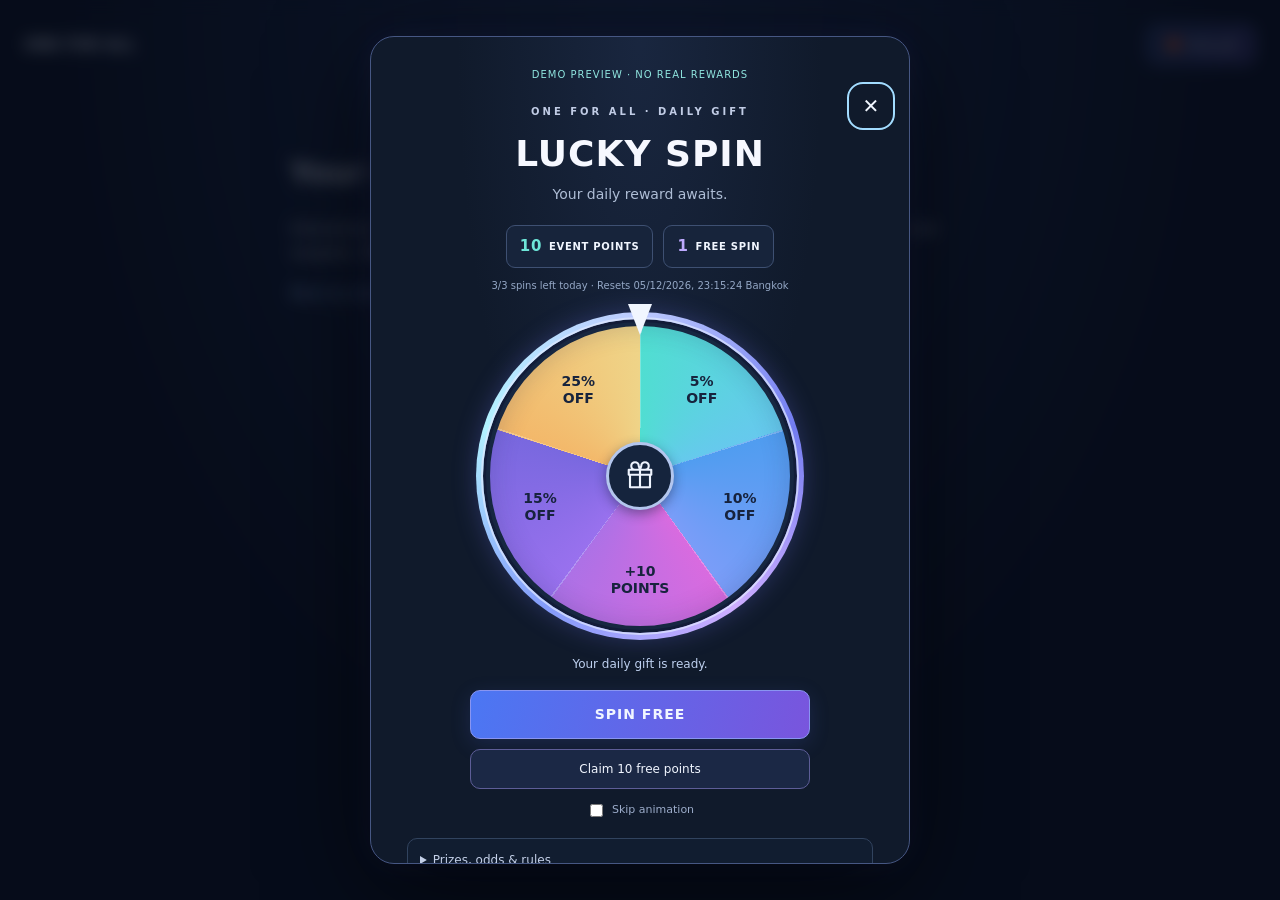
<file: lucky-spin-demo.html>
<!doctype html><html lang="en"><head><meta charset="utf-8"><meta name="viewport" content="width=device-width,initial-scale=1"><meta name="robots" content="noindex,nofollow"><title>OFA Lucky Spin · Demo Preview</title><style>body{margin:0;min-height:100vh;background:radial-gradient(ellipse at top,#22365d,#0a1120 65%);color:#edf3ff;font:15px/1.6 system-ui}header{padding:24px;display:flex;gap:18px;align-items:center;flex-wrap:wrap}header strong{margin-right:auto}button{padding:12px 18px;border-radius:12px;color:#fff;background:#25375e;border:1px solid #586b99}main{padding:40px 24px;max-width:700px;margin:auto}a{color:#9bc5ff}#accountBtn{display:none}#luckyDialog:before{content:'DEMO PREVIEW · NO REAL REWARDS';display:block;text-align:center;color:#8fe5df;font-size:10px;letter-spacing:1px;margin-bottom:18px}#luckyGift{white-space:nowrap;background:linear-gradient(120deg,#243a66,#39316b);border:1px solid #6579ba;color:#f1f6ff}
#luckyDialog{box-sizing:border-box;width:min(540px,94vw);max-height:92dvh;overflow:auto;padding:30px 36px 26px;border:1px solid #465783;border-radius:24px;color:#f1f6ff;background:radial-gradient(ellipse at 50% 0%,#25365970,transparent 48%),#101a2b;box-shadow:0 24px 100px #0009,0 0 32px #6467ef18;font:14px/1.5 var(--font,system-ui);scrollbar-width:thin;scrollbar-color:#435477 #101a2b}
#luckyDialog *{box-sizing:border-box}#luckyDialog::backdrop{background:#060c19bd;backdrop-filter:blur(8px)}
#luckyDialog .ls-head{position:relative;display:flex;justify-content:center;text-align:center;padding:0 32px}#luckyDialog .ls-head small{font-size:10px;letter-spacing:3px;font-weight:800;color:#c1cce5}#luckyDialog h2{margin:12px 0 0;font:900 clamp(27px,6vw,36px)/1.15 var(--font,system-ui);letter-spacing:1px;text-transform:uppercase;color:#f6f8ff;text-shadow:none;background:none}#luckyDialog .ls-intro{text-align:center;color:#aebdd5;margin:10px 0 20px}
#luckyDialog button{cursor:pointer;border:1px solid #465780;border-radius:10px;background:#1a2842;color:#f1f6ff;padding:10px 14px;font:inherit;transition:background .15s,box-shadow .15s}#luckyDialog button:hover:not(:disabled){border-color:#a4b4f9;box-shadow:0 0 16px #697eff25}#luckyDialog button:focus-visible{outline:2px solid #a2dcff;outline-offset:4px}#luckyDialog button:disabled{opacity:.5;cursor:default}#luckyDialog #lsClose{position:absolute;right:-16px;top:-12px;width:36px;height:36px;padding:0;background:transparent;border-color:transparent;font-size:20px}
#lsStats{display:flex;justify-content:center;gap:10px;flex-wrap:wrap}#lsStats .ls-stat{display:flex;align-items:center;gap:7px;padding:9px 13px;border:1px solid #3e5072;border-radius:9px;background:#17243b;font-size:10px;letter-spacing:.7px;font-weight:700;text-transform:uppercase}#lsStats .ls-stat b{color:#6ee6d8;font-size:15px}#lsStats .ls-stat:nth-child(2) b{color:#beaaff}#lsStats .ls-reset{flex-basis:100%;text-align:center;font-size:10px;color:#94a7c5}
#luckyDialog .ls-wheel-wrap{position:relative;margin:28px auto 24px;width:min(310px,67vw);aspect-ratio:1;isolation:isolate}.ls-wheel-wrap:before{content:"";position:absolute;inset:-9px;border-radius:50%;background:conic-gradient(#bdcaff,#727cf0,#cdadff,#839bfa,#b2f2ff,#bdcaff);box-shadow:0 0 24px #787bff40;z-index:-1}.ls-wheel-wrap:after{content:"";position:absolute;inset:-4px;border-radius:50%;border:2px solid #e2eaffb3;box-shadow:inset 0 0 0 3px #121c38;pointer-events:none}
#lsWheel{width:100%;height:100%;border-radius:50%;border:5px solid #172741;position:relative;background:repeating-conic-gradient(#ffffff40 0deg .6deg,transparent .6deg 72deg),conic-gradient(#50ded1 0deg,#66c9ed 71.9deg,#509df0 72deg,#7a9df8 143.9deg,#d96bdf 144deg,#ad71e6 215.9deg,#9971ee 216deg,#7968df 287.9deg,#f3b86a 288deg,#efd488 360deg);box-shadow:inset 0 0 26px #1a245130;transition:transform 3.4s cubic-bezier(.15,.7,.12,1)}
#lsWheel:after{content:"";position:absolute;left:50%;top:50%;width:62px;height:62px;transform:translate(-50%,-50%);border-radius:50%;border:3px solid #b3c6ee;background:#15243d url("data:image/svg+xml,%3Csvg xmlns='http://www.w3.org/2000/svg' width='30' height='30' viewBox='0 0 24 24' fill='none' stroke='%23eef4ff' stroke-width='1.7' stroke-linejoin='round'%3E%3Cpath d='M4 11h16v10H4zM3 7h18v4H3zM12 7v14M12 7H8a3 3 0 1 1 3-3l1 3Zm0 0h4a3 3 0 1 0-3-3l-1 3Z'/%3E%3C/svg%3E") center/30px no-repeat;box-shadow:0 4px 12px #14203b70}
#lsWheel span{position:absolute;left:50%;top:50%;width:78px;margin-left:-39px;margin-top:-18px;text-align:center;font:900 14px/1.2 var(--font,system-ui);color:#17233d;white-space:pre-line;transform:rotate(var(--angle)) translateY(clamp(-105px,-23vw,-78px)) rotate(calc(-1 * var(--angle)))}
#luckyDialog .ls-pointer{position:absolute;z-index:2;top:-17px;left:calc(50% - 12px);width:24px;height:31px;background:#f1f6ff;clip-path:polygon(0 0,100% 0,50% 100%);filter:drop-shadow(0 3px 3px #0008)}
#lsMessage{min-height:21px;text-align:center;color:#bed0ef;font-size:12px;white-space:pre-line;margin:14px 0}#luckyDialog .ls-actions{display:grid;gap:10px;margin:14px auto 12px;width:100%;max-width:340px}#luckyDialog #lsSpin{background:linear-gradient(105deg,#4b77f3,#7955dd);border:1px solid #8995f1;font-weight:850;letter-spacing:1px;text-transform:uppercase;padding:13px;box-shadow:0 5px 20px #526ce82b}#luckyDialog #lsClaim{background:#1b2845;border-color:#5d5d97;font-size:12px}#luckyDialog .ls-skip{display:flex;justify-content:center;align-items:center;gap:6px;color:#9cacca;font-size:11px}#luckyDialog input{accent-color:#8c8df5}#luckyDialog details{margin-top:18px;border:1px solid #31435e;border-radius:10px;padding:12px;background:#111d30}#luckyDialog summary{cursor:pointer;font-size:12px;color:#c4d0e8}#luckyDialog small{color:#aebdd5}#lsOdds{padding-left:20px;font-size:12px}#luckyDialog h3{border-top:1px solid #32415d;padding-top:20px;font-size:13px;margin:20px 0 12px}#lsHistory{list-style:none;padding:0;margin:0}#lsHistory li{padding:12px;border:1px solid #30425e;background:#152239;border-radius:10px;display:flex;flex-wrap:wrap;gap:8px;align-items:center;justify-content:space-between;margin:8px 0;font-size:11px}#lsHistory code{overflow-wrap:anywhere;max-width:100%;font-size:10px;background:#0e192b;padding:6px;border-radius:5px}#lsHistory button{font-size:11px;padding:6px 10px}#lsHistory small{font-size:10px}.ls-empty{text-align:center;color:#94a7c5;padding:12px}
@media(prefers-reduced-motion:reduce){#lsWheel,#luckyDialog button{transition:none}.ls-wheel-wrap:before{animation:none}}@media(max-width:400px){#luckyDialog{padding:24px 18px}#luckyDialog #lsClose{right:-6px}#lsStats{gap:7px}#lsStats .ls-stat{padding:8px;font-size:9px}#lsWheel span{font-size:12px;width:68px;margin-left:-34px}#lsWheel:after{width:52px;height:52px}}
</style></head><body><header><strong>ONE FOR ALL</strong><button id="accountBtn">Demo account</button></header><main><h1>Your daily reward awaits.</h1><p>Interactive design preview. Spins and points are simulated. No login, purchase, or real coupons. Refresh this page to reset the demo.</p><a href="https://oneforallgameservice.com">Back to store</a></main><script>(()=>{'use strict';
const gift=document.createElement('button');gift.id='luckyGift';gift.type='button';gift.textContent='🎁 Daily gift';
const account=document.getElementById('accountBtn');if(!account)return;account.after(gift);
const dialog=document.createElement('dialog');dialog.id='luckyDialog';dialog.setAttribute('aria-labelledby','lsTitle');dialog.setAttribute('data-no-translate','true');
dialog.innerHTML=`<div class="ls-head"><div><small>ONE FOR ALL · DAILY GIFT</small><h2 id="lsTitle">Lucky Spin</h2></div><button id="lsClose" aria-label="Close Lucky Spin">✕</button></div><p class="ls-intro">Your daily reward awaits.</p><div id="lsStats"></div><div class="ls-wheel-wrap"><div class="ls-pointer"></div><div id="lsWheel" aria-hidden="true"></div></div><p id="lsMessage" role="status" aria-live="polite"></p><div class="ls-actions"><button id="lsSpin" disabled>Spin the wheel</button><button id="lsClaim" disabled>Claim 10 free points</button><button id="lsLogin" hidden>Log in</button></div><label class="ls-skip"><input type="checkbox" id="lsSkip"> Skip animation</label><details><summary>Prizes, odds & rules</summary><ul id="lsOdds"></ul><small>Preview only: all rewards are simulated and coupons cannot be redeemed. Live event rules: verified account required. One free spin and up to two extra spins per day, at 10 event points each. Daily reset: midnight Bangkok time. Claim 10 free event points daily. Event points are separate from Coin Points, cannot be purchased or cashed out, and do not carry into a new event. Coupons apply to eligible game listings, require at least one game, expire seven days after winning, are account-bound and single-use, and cannot be stacked. Equal wheel sections are decorative; the listed odds determine the result.</small></details><h3>Your recent prizes</h3><ul id="lsHistory"></ul>`;
document.body.append(dialog);const el=id=>dialog.querySelector('#'+id);let state=null,busy=false,rotation=0,pending=null,csrf='';
const date=t=>new Date(t*1000).toLocaleString('en-GB',{timeZone:'Asia/Bangkok'})+' Bangkok';
function message(t){el('lsMessage').textContent=t;}
const demo={active:true,points:10,free:true,remaining:3,claimed:false,reset:Math.floor(Date.now()/1000)+86400,prizes:[{label:'5% OFF',weight:40},{label:'10% OFF',weight:25},{label:'+10 points',weight:20},{label:'15% OFF',weight:10},{label:'25% OFF',weight:5}],history:[]};
async function api(action,data={}){el('lsLogin').hidden=true;if(action==='lucky-claim'){if(demo.claimed)throw Error('Demo points already claimed.');demo.claimed=true;demo.points+=10;}let result;if(action==='lucky-spin'){if(!demo.remaining)throw Error('Refresh to restart this demo.');if(!demo.free&&demo.points<10)throw Error('Claim demo points first.');if(!demo.free)demo.points-=10;demo.free=false;demo.remaining--;const r=Math.random()*100;let sum=0;const prize=demo.prizes.findIndex(p=>(sum+=p.weight)>r);result={prize,created:Math.floor(Date.now()/1000),expires:Math.floor(Date.now()/1000)+604800,state:'available'};if(prize===2)demo.points+=10;else result.code='DEMO-NOT-VALID-'+(demo.history.length+1);demo.history.unshift(result);}return {lucky:JSON.parse(JSON.stringify(demo)),result};}
const previewPrizes=['5% OFF','10% OFF','+10 points','15% OFF','25% OFF'];previewPrizes.forEach((text,i)=>{const label=document.createElement('span');label.textContent=text.replace(" OFF","\nOFF").replace(" points","\nPOINTS");label.style.setProperty('--angle',`${i*72+36}deg`);el('lsWheel').append(label);});
function render(){if(!state)return;el('lsStats').replaceChildren();for(const [value,title] of [[state.points,'EVENT POINTS'],[state.free?1:0,'FREE SPIN']]){const badge=document.createElement('span');badge.className='ls-stat';const strong=document.createElement('b');strong.textContent=value;badge.append(strong,document.createTextNode(title));el('lsStats').append(badge);}const reset=document.createElement('span');reset.className='ls-reset';reset.textContent=state.remaining+'/3 spins left today · Resets '+date(state.reset);el('lsStats').append(reset);el('lsSpin').disabled=busy||(!pending&&(!state.active||!state.remaining||(!state.free&&state.points<10)));el('lsSpin').textContent=pending?'Retry pending spin':state.free?'Spin free':`Spin · 10 event points`;el('lsClaim').disabled=busy||!state.active||state.claimed;el('lsClaim').textContent=state.claimed?'Daily points claimed':'Claim 10 free points';el('lsOdds').replaceChildren();el('lsWheel').replaceChildren();state.prizes.forEach((p,i)=>{const li=document.createElement('li');li.textContent=`${p.label} — ${p.weight}% chance`;el('lsOdds').append(li);const label=document.createElement('span');label.textContent=p.label.replace(" OFF","\nOFF").replace(" points","\nPOINTS");label.style.setProperty('--angle',`${i*72+36}deg`);el('lsWheel').append(label);});el('lsHistory').replaceChildren();state.history.forEach(h=>{const li=document.createElement('li'),text=document.createElement('span');text.textContent=state.prizes[Number(h.prize)].label+' · '+date(h.created);li.append(text);if(h.code){const code=document.createElement('code');code.textContent=h.code;li.append(code);const b=document.createElement('button');const expired=Number(h.expires)*1000<=Date.now();b.textContent=expired?'Expired':h.state==='available'?'Copy coupon':h.state;b.disabled=expired||h.state!=='available';b.onclick=async()=>{try{await navigator.clipboard.writeText(h.code);message('Demo code copied. This code cannot be redeemed.');}catch{message('Copy this code: '+h.code);}};li.append(b);const exp=document.createElement('small');exp.textContent='Expires '+date(h.expires);li.append(exp);}el('lsHistory').append(li);});}
async function load(){busy=true;if(state)render();try{const j=await api('lucky-status');state=j.lucky;message(state.active?'Your daily gift is ready.':'The next Lucky Spin event is not open yet.');}catch(e){message(e.message);}finally{busy=false;render();}}
gift.onclick=()=>{dialog.showModal();load();};setTimeout(()=>gift.click(),50);el('lsClose').onclick=()=>dialog.close();el('lsLogin').onclick=()=>{dialog.close();account.click();};
el('lsClaim').onclick=async()=>{if(busy)return;busy=true;render();try{const j=await api('lucky-claim');state=j.lucky;message('Your daily event points are saved.');}catch(e){message(e.message);}finally{busy=false;render();}};
el('lsSpin').onclick=async()=>{if(busy)return;busy=true;render();message('Choosing your prize…');if(!pending)pending=Array.from(crypto.getRandomValues(new Uint8Array(16)),x=>x.toString(16).padStart(2,'0')).join('');try{const j=await api('lucky-spin',{request:pending});pending=null;state=j.lucky;const i=Number(j.result.prize);const target=(360-(i*72+36))%360;rotation+=360*5+((target-rotation%360+360)%360);const skip=el('lsSkip').checked||matchMedia('(prefers-reduced-motion: reduce)').matches;el('lsWheel').style.transition=skip?'none':'';el('lsWheel').style.transform=`rotate(${rotation}deg)`;if(!skip)await new Promise(resolve=>setTimeout(resolve,3500));message('You won '+state.prizes[i].label+'!'+(j.result.code?' Your coupon is saved below.':''));}catch(e){message(e.name==='AbortError'?'Connection timed out. Retry to recover the same spin.':e.message);}finally{busy=false;render();}};
})();
</script></body></html>
</file>
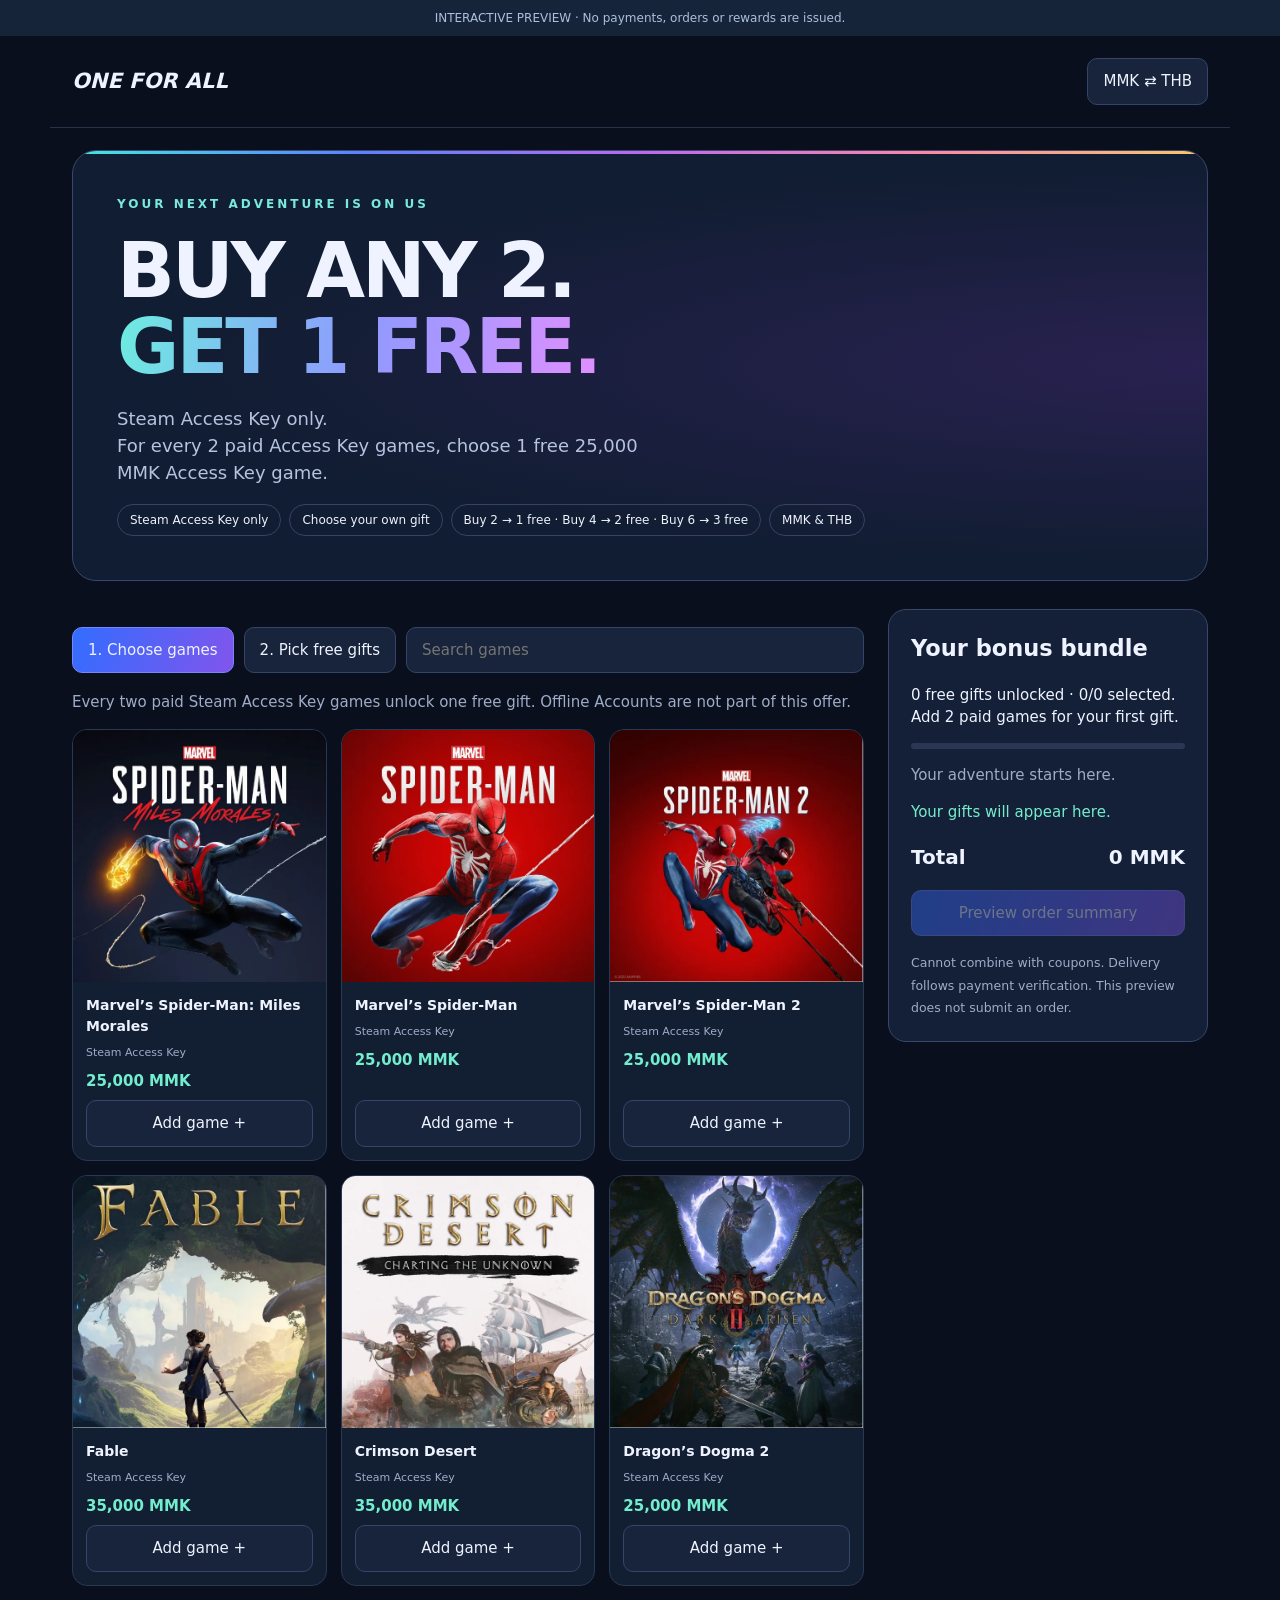
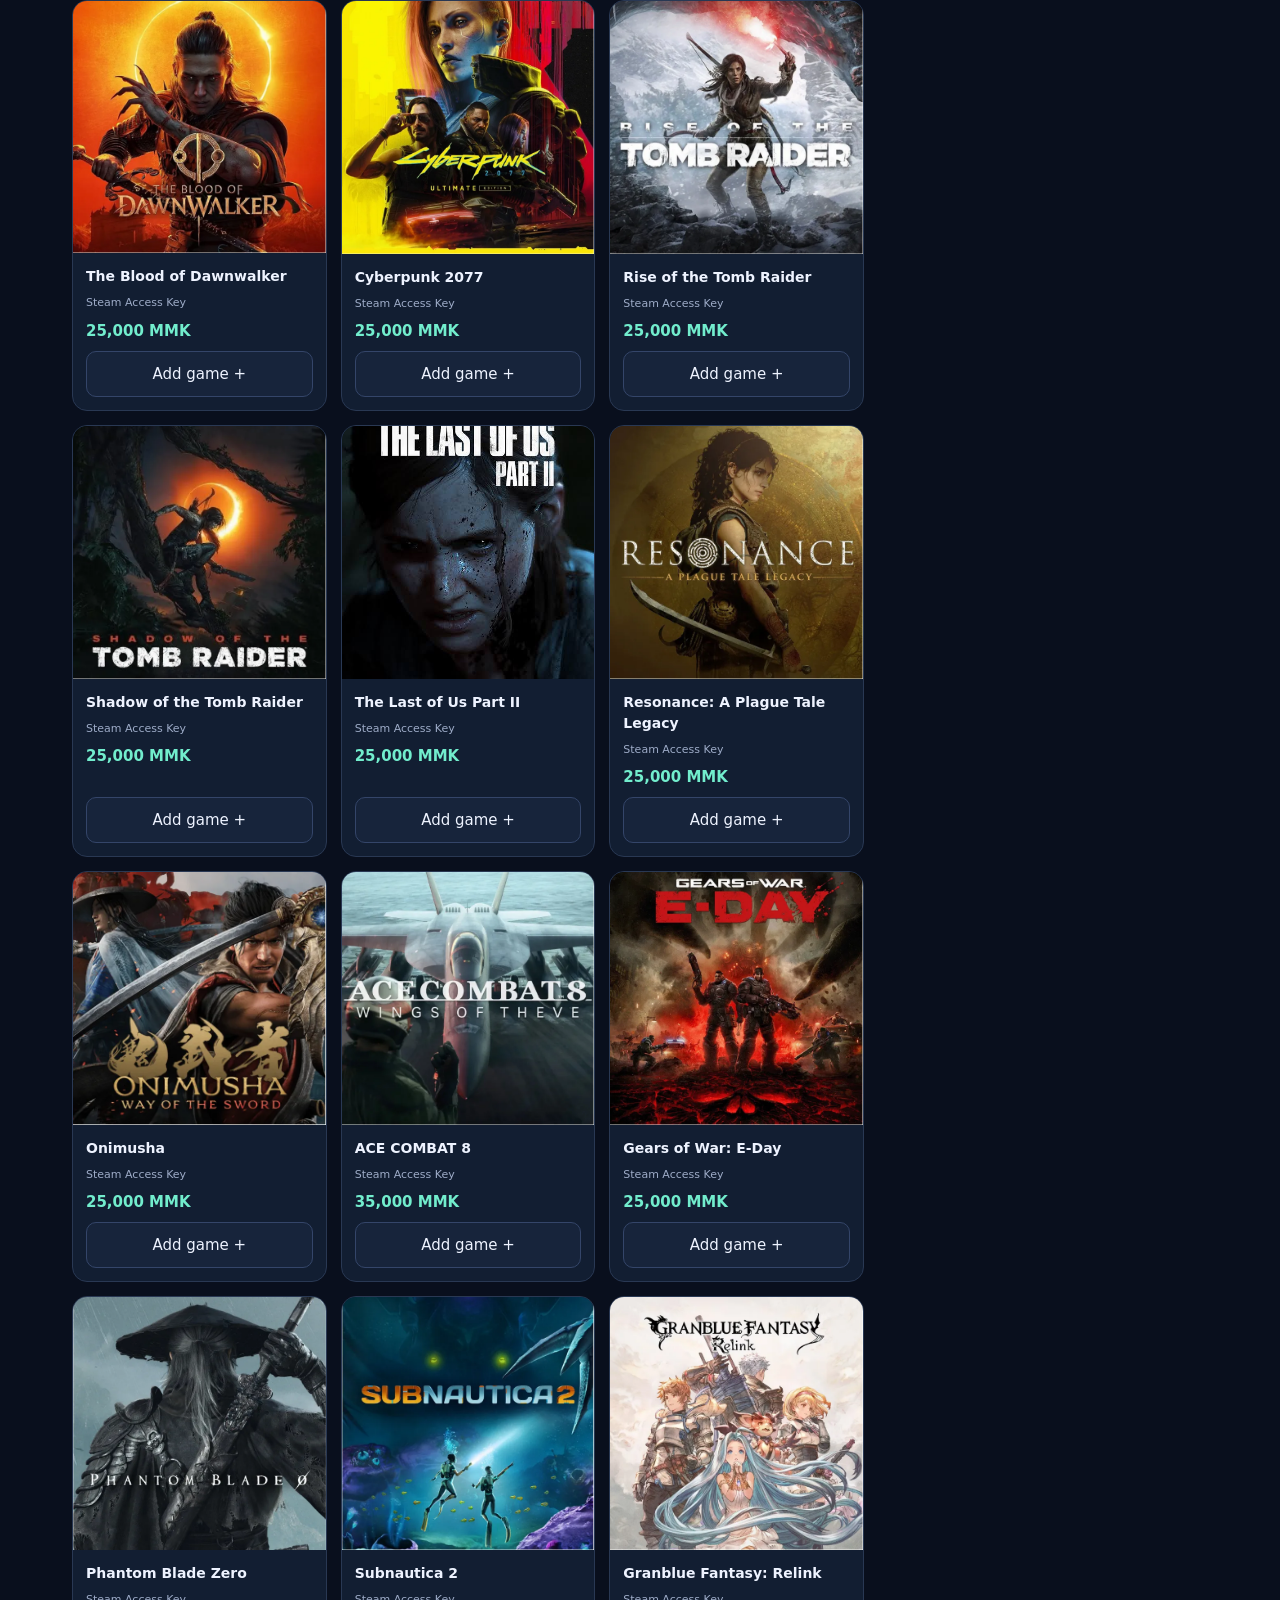
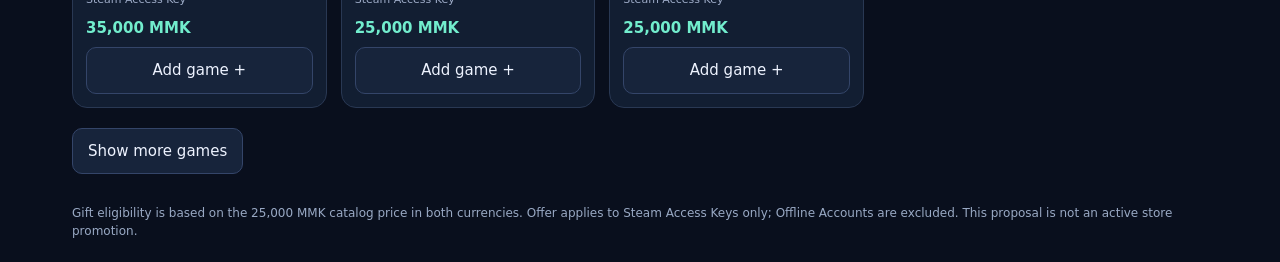
<file: promo-demo.html>
<!doctype html><html lang="en"><meta charset="utf-8"><meta name="viewport" content="width=device-width,initial-scale=1"><meta name="robots" content="noindex"><title>OFA • Buy 2 Get 1 Preview</title><style>
*{box-sizing:border-box}body{margin:0;background:#090f1d;color:#eef3ff;font:15px/1.5 system-ui,sans-serif}header,main{max-width:1180px;margin:auto;padding:22px}header{display:flex;justify-content:space-between;align-items:center;border-bottom:1px solid #283248}b.brand{font-size:21px;font-style:italic}button,input,select{font:inherit;color:inherit;background:#17243b;border:1px solid #344569;border-radius:10px;padding:11px 15px}button{cursor:pointer}button:disabled{opacity:.4;cursor:default}button.active,.primary{background:linear-gradient(110deg,#326dff,#8155ec);border-color:#7785ff}small,.muted{color:#9eacc8}.notice{font-size:12px;background:#152439;padding:9px 22px;text-align:center;color:#adbfdd}.hero{position:relative;overflow:hidden;border:1px solid #38476d;border-radius:24px;padding:44px;background:radial-gradient(ellipse at right,#40256e80,transparent 65%),#111d32}.hero:before{content:'';position:absolute;top:0;left:0;right:0;height:3px;background:linear-gradient(90deg,#42e8dd,#5b82ff,#bb69ef,#ff86a6,#f8c868)}.eyebrow{color:#79e8dd;font-size:12px;letter-spacing:3px;font-weight:800}h1{font-size:clamp(36px,7vw,76px);line-height:1;letter-spacing:-3px;margin:20px 0}h1 span{background:linear-gradient(100deg,#6deddf,#8e9aff,#e18fff);color:transparent;background-clip:text}.hero p{color:#b6c3df;max-width:560px;font-size:18px}.chips{display:flex;gap:8px;flex-wrap:wrap}.chips span{padding:6px 12px;border:1px solid #394260;border-radius:30px;font-size:12px}.layout{display:grid;grid-template-columns:1fr 320px;gap:24px;margin-top:28px}.toolbar{display:flex;gap:10px;flex-wrap:wrap;margin:18px 0}.toolbar input{flex:1;min-width:150px}.grid{display:grid;grid-template-columns:repeat(3,minmax(0,1fr));gap:14px}.card{background:#121e32;border:1px solid #293853;border-radius:15px;overflow:hidden;display:flex;flex-direction:column}.cover{aspect-ratio:1;object-fit:cover;width:100%;background:linear-gradient(140deg,#304677,#70388b)}.card section{padding:13px;display:flex;flex-direction:column;gap:8px;flex:1}.card h3{font-size:14px;margin:0}.card small{font-size:11px}.card button{margin-top:auto;width:100%}.price{color:#72edcd;font-weight:800}.summary{position:sticky;top:16px;background:#142038;border:1px solid #39486a;border-radius:18px;padding:22px;align-self:start}.summary h2{margin-top:0}.line{padding:12px 0;border-bottom:1px solid #2e3b55;font-size:13px}.line button{padding:2px 9px;margin:6px}.progress{height:6px;background:#2a3654;border-radius:10px;margin:14px 0}.progress i{height:100%;display:block;background:linear-gradient(90deg,#52dcd4,#9b6eff);border-radius:10px}.total{display:flex;justify-content:space-between;font-size:20px;font-weight:800;margin:18px 0}#giftNote{color:#75edcc}.empty{padding:24px;color:#aebcd5}#result{color:#78e8ce}footer{margin-top:30px;color:#99a9c4;font-size:12px}@media(max-width:800px){.layout{grid-template-columns:1fr}.summary{position:static;grid-row:1}.grid{grid-template-columns:repeat(2,minmax(0,1fr))}.hero{padding:28px 22px}header,main{padding:16px}h1{letter-spacing:-2px}}@media(prefers-reduced-motion:no-preference){button{transition:background .2s,transform .2s}button:hover:not(:disabled){transform:translateY(-2px)}}
</style><div class="notice">INTERACTIVE PREVIEW · No payments, orders or rewards are issued.</div><header><b class="brand">ONE FOR ALL</b><button id="currency">MMK ⇄ THB</button></header><main><section class="hero"><div class="eyebrow">YOUR NEXT ADVENTURE IS ON US</div><h1>BUY ANY 2.<br><span>GET 1 FREE.</span></h1><p>Steam Access Key only.<br>For every 2 paid Access Key games, choose 1 free 25,000 MMK Access Key game.</p><div class="chips"><span>Steam Access Key only</span><span>Choose your own gift</span><span>Buy 2 → 1 free · Buy 4 → 2 free · Buy 6 → 3 free</span><span>MMK & THB</span></div></section><div class="layout"><section><div class="toolbar"><button id="shop" class="active">1. Choose games</button><button id="gifts">2. Pick free gifts</button><input id="search" placeholder="Search games" aria-label="Search games"></div><p id="catalogNote" class="muted"></p><div id="grid" class="grid"></div><button id="more" style="margin-top:20px">Show more games</button></section><aside class="summary"><h2>Your bonus bundle</h2><div id="progressText" role="status"></div><div class="progress"><i id="bar"></i></div><div id="cart"></div><p id="giftNote"></p><div class="total"><span>Total</span><span id="total"></span></div><button class="primary" id="review" style="width:100%">Preview order summary</button><p id="result" role="status"></p><small>Cannot combine with coupons. Delivery follows payment verification. This preview does not submit an order.</small></aside></div><footer>Gift eligibility is based on the 25,000 MMK catalog price in both currencies. Offer applies to Steam Access Keys only; Offline Accounts are excluded. This proposal is not an active store promotion.</footer></main><script>
const products=[{"id": "aow-spiderman-miles-steam", "title": "Marvel’s Spider-Man: Miles Morales", "type": "Steam Access Key", "THB": 180, "MMK": 25000, "eligible": true, "image": "assets/action-open-world/spiderman-miles.webp"}, {"id": "aow-spiderman-miles-offline", "title": "Marvel’s Spider-Man: Miles Morales", "type": "Offline Account", "THB": 140, "MMK": 20000, "eligible": true, "image": "assets/action-open-world/spiderman-miles.webp"}, {"id": "aow-spiderman-1-steam", "title": "Marvel’s Spider-Man", "type": "Steam Access Key", "THB": 180, "MMK": 25000, "eligible": true, "image": "assets/action-open-world/Spiderman-1.webp"}, {"id": "aow-spiderman-1-offline", "title": "Marvel’s Spider-Man", "type": "Offline Account", "THB": 140, "MMK": 20000, "eligible": true, "image": "assets/action-open-world/Spiderman-1.webp"}, {"id": "aow-spiderman-2-steam", "title": "Marvel’s Spider-Man 2", "type": "Steam Access Key", "THB": 180, "MMK": 25000, "eligible": true, "image": "assets/action-open-world/spiderman-2.webp"}, {"id": "aow-spiderman-2-offline", "title": "Marvel’s Spider-Man 2", "type": "Offline Account", "THB": 140, "MMK": 20000, "eligible": true, "image": "assets/action-open-world/spiderman-2.webp"}, {"id": "aow-fable-steam", "title": "Fable", "type": "Steam Access Key", "THB": 260, "MMK": 35000, "eligible": true, "image": "assets/action-open-world/fable.webp"}, {"id": "aow-fable-offline", "title": "Fable", "type": "Offline Account", "THB": 260, "MMK": 35000, "eligible": true, "image": "assets/action-open-world/fable.webp"}, {"id": "aow-crimson-desert-steam", "title": "Crimson Desert", "type": "Steam Access Key", "THB": 260, "MMK": 35000, "eligible": true, "image": "assets/action-open-world/crimson-desert.webp"}, {"id": "aow-crimson-desert-offline", "title": "Crimson Desert", "type": "Offline Account", "THB": 260, "MMK": 35000, "eligible": true, "image": "assets/action-open-world/crimson-desert.webp"}, {"id": "aow-dragon-dogma-2-steam", "title": "Dragon’s Dogma 2", "type": "Steam Access Key", "THB": 180, "MMK": 25000, "eligible": true, "image": "assets/action-open-world/dragon-dogma-2.webp"}, {"id": "aow-dragon-dogma-2-offline", "title": "Dragon’s Dogma 2", "type": "Offline Account", "THB": 140, "MMK": 20000, "eligible": true, "image": "assets/action-open-world/dragon-dogma-2.webp"}, {"id": "aow-dawnwalker-steam", "title": "The Blood of Dawnwalker", "type": "Steam Access Key", "THB": 180, "MMK": 25000, "eligible": true, "image": "assets/action-open-world/dawnwalker.webp"}, {"id": "aow-dawnwalker-offline", "title": "The Blood of Dawnwalker", "type": "Offline Account", "THB": 140, "MMK": 20000, "eligible": true, "image": "assets/action-open-world/dawnwalker.webp"}, {"id": "aow-cyberpunk-2077-steam", "title": "Cyberpunk 2077", "type": "Steam Access Key", "THB": 180, "MMK": 25000, "eligible": true, "image": "assets/action-open-world/cyberpunk-2077.webp"}, {"id": "aow-cyberpunk-2077-offline", "title": "Cyberpunk 2077", "type": "Offline Account", "THB": 140, "MMK": 20000, "eligible": true, "image": "assets/action-open-world/cyberpunk-2077.webp"}, {"id": "aow-tr-rise-steam", "title": "Rise of the Tomb Raider", "type": "Steam Access Key", "THB": 180, "MMK": 25000, "eligible": true, "image": "assets/action-open-world/tr-rise.webp"}, {"id": "aow-tr-rise-offline", "title": "Rise of the Tomb Raider", "type": "Offline Account", "THB": 140, "MMK": 20000, "eligible": true, "image": "assets/action-open-world/tr-rise.webp"}, {"id": "aow-tr-shadow-steam", "title": "Shadow of the Tomb Raider", "type": "Steam Access Key", "THB": 180, "MMK": 25000, "eligible": true, "image": "assets/action-open-world/tr-shadow.webp"}, {"id": "aow-tr-shadow-offline", "title": "Shadow of the Tomb Raider", "type": "Offline Account", "THB": 140, "MMK": 20000, "eligible": true, "image": "assets/action-open-world/tr-shadow.webp"}, {"id": "asd-last-of-us-2-steam", "title": "The Last of Us Part II", "type": "Steam Access Key", "THB": 180, "MMK": 25000, "eligible": true, "image": "assets/action-storydriven/lou-part-2.jpg"}, {"id": "asd-last-of-us-2-offline", "title": "The Last of Us Part II", "type": "Offline Account", "THB": 140, "MMK": 20000, "eligible": true, "image": "assets/action-storydriven/lou-part-2.jpg"}, {"id": "asd-resonance-plague-tale-steam", "title": "Resonance: A Plague Tale Legacy", "type": "Steam Access Key", "THB": 180, "MMK": 25000, "eligible": true, "image": "assets/action-storydriven/Resonance-plaguetale.webp"}, {"id": "asd-resonance-plague-tale-offline", "title": "Resonance: A Plague Tale Legacy", "type": "Offline Account", "THB": 140, "MMK": 20000, "eligible": true, "image": "assets/action-storydriven/Resonance-plaguetale.webp"}, {"id": "asd-onimusha-steam", "title": "Onimusha", "type": "Steam Access Key", "THB": 180, "MMK": 25000, "eligible": true, "image": "assets/action-storydriven/onimusha.webp"}, {"id": "asd-onimusha-offline", "title": "Onimusha", "type": "Offline Account", "THB": 140, "MMK": 20000, "eligible": true, "image": "assets/action-storydriven/onimusha.webp"}, {"id": "asd-ace-combat-8-steam", "title": "ACE COMBAT 8", "type": "Steam Access Key", "THB": 260, "MMK": 35000, "eligible": true, "image": "assets/action-storydriven/ace-combat-8.webp"}, {"id": "asd-ace-combat-8-offline", "title": "ACE COMBAT 8", "type": "Offline Account", "THB": 180, "MMK": 25000, "eligible": true, "image": "assets/action-storydriven/ace-combat-8.webp"}, {"id": "asd-gears-of-war-eday-steam", "title": "Gears of War: E-Day", "type": "Steam Access Key", "THB": 180, "MMK": 25000, "eligible": true, "image": "assets/action-storydriven/gow-eday.webp"}, {"id": "asd-gears-of-war-eday-offline", "title": "Gears of War: E-Day", "type": "Offline Account", "THB": 140, "MMK": 20000, "eligible": true, "image": "assets/action-storydriven/gow-eday.webp"}, {"id": "asd-phantom-blade-zero-steam", "title": "Phantom Blade Zero", "type": "Steam Access Key", "THB": 260, "MMK": 35000, "eligible": true, "image": "assets/action-storydriven/Phantom Plade.webp"}, {"id": "asd-phantom-blade-zero-offline", "title": "Phantom Blade Zero", "type": "Offline Account", "THB": 260, "MMK": 35000, "eligible": true, "image": "assets/action-storydriven/Phantom Plade.webp"}, {"id": "extra-subnautica-2-steam", "title": "Subnautica 2", "type": "Steam Access Key", "THB": 180, "MMK": 25000, "eligible": true, "image": "assets/additional-games/sunautica-2.webp"}, {"id": "extra-subnautica-2-offline", "title": "Subnautica 2", "type": "Offline Account", "THB": 140, "MMK": 20000, "eligible": true, "image": "assets/additional-games/sunautica-2.webp"}, {"id": "extra-granblue-relink-steam", "title": "Granblue Fantasy: Relink", "type": "Steam Access Key", "THB": 180, "MMK": 25000, "eligible": true, "image": "assets/additional-games/granblue-relink.webp"}, {"id": "extra-granblue-relink-offline", "title": "Granblue Fantasy: Relink", "type": "Offline Account", "THB": 140, "MMK": 20000, "eligible": true, "image": "assets/additional-games/granblue-relink.webp"}, {"id": "extra-forza-horizon-6-steam", "title": "Forza Horizon 6", "type": "Steam Access Key", "THB": 180, "MMK": 25000, "eligible": true, "image": "assets/additional-games/forza-6.webp"}, {"id": "extra-forza-horizon-6-offline", "title": "Forza Horizon 6", "type": "Offline Account", "THB": 140, "MMK": 20000, "eligible": true, "image": "assets/additional-games/forza-6.webp"}, {"id": "extra-007-first-light-steam", "title": "007 First Light", "type": "Steam Access Key", "THB": 180, "MMK": 25000, "eligible": true, "image": "assets/additional-games/007-firstlight.webp"}, {"id": "extra-007-first-light-offline", "title": "007 First Light", "type": "Offline Account", "THB": 140, "MMK": 20000, "eligible": true, "image": "assets/additional-games/007-firstlight.webp"}, {"id": "extra-resident-evil-requiem-steam", "title": "Resident Evil Requiem", "type": "Steam Access Key", "THB": 180, "MMK": 25000, "eligible": true, "image": "assets/additional-games/resident-9.webp"}, {"id": "extra-resident-evil-requiem-offline", "title": "Resident Evil Requiem", "type": "Offline Account", "THB": 140, "MMK": 20000, "eligible": true, "image": "assets/additional-games/resident-9.webp"}, {"id": "extra-death-stranding-2-steam", "title": "Death Stranding 2", "type": "Steam Access Key", "THB": 180, "MMK": 25000, "eligible": true, "image": "assets/additional-games/death-stranding-2.webp"}, {"id": "extra-death-stranding-2-offline", "title": "Death Stranding 2", "type": "Offline Account", "THB": 140, "MMK": 20000, "eligible": true, "image": "assets/additional-games/death-stranding-2.webp"}, {"id": "extra-horizon-zero-dawn-steam", "title": "Horizon Zero Dawn", "type": "Steam Access Key", "THB": 180, "MMK": 25000, "eligible": true, "image": "assets/additional-games/horizon-zero-dawn.webp"}, {"id": "extra-horizon-zero-dawn-offline", "title": "Horizon Zero Dawn", "type": "Offline Account", "THB": 140, "MMK": 20000, "eligible": true, "image": "assets/additional-games/horizon-zero-dawn.webp"}, {"id": "extra-steins-gate-reboot-steam", "title": "STEINS;GATE RE:BOOT", "type": "Steam Access Key", "THB": 180, "MMK": 25000, "eligible": true, "image": "assets/additional-games/Stein-gate-remake.webp"}, {"id": "extra-steins-gate-reboot-offline", "title": "STEINS;GATE RE:BOOT", "type": "Offline Account", "THB": 140, "MMK": 20000, "eligible": true, "image": "assets/additional-games/Stein-gate-remake.webp"}, {"id": "extra-baldurs-gate-3-steam", "title": "Baldur’s Gate 3", "type": "Steam Access Key", "THB": 180, "MMK": 25000, "eligible": true, "image": "assets/additional-games/baldur-gate-3.webp"}, {"id": "extra-baldurs-gate-3-offline", "title": "Baldur’s Gate 3", "type": "Offline Account", "THB": 140, "MMK": 20000, "eligible": true, "image": "assets/additional-games/baldur-gate-3.webp"}, {"id": "extra-death-stranding-steam", "title": "Death Stranding", "type": "Steam Access Key", "THB": 180, "MMK": 25000, "eligible": true, "image": "assets/additional-games/death-stranding.webp"}, {"id": "extra-death-stranding-offline", "title": "Death Stranding", "type": "Offline Account", "THB": 140, "MMK": 20000, "eligible": true, "image": "assets/additional-games/death-stranding.webp"}, {"id": "extra-metal-gear-solid-v-steam", "title": "Metal Gear Solid V", "type": "Steam Access Key", "THB": 180, "MMK": 25000, "eligible": true, "image": "assets/additional-games/metalgear-5.webp"}, {"id": "extra-metal-gear-solid-v-offline", "title": "Metal Gear Solid V", "type": "Offline Account", "THB": 140, "MMK": 20000, "eligible": true, "image": "assets/additional-games/metalgear-5.webp"}, {"id": "extra-kingdom-come-2-steam", "title": "Kingdom Come: Deliverance II", "type": "Steam Access Key", "THB": 180, "MMK": 25000, "eligible": true, "image": "assets/additional-games/kingdomcome-2.webp"}, {"id": "extra-kingdom-come-2-offline", "title": "Kingdom Come: Deliverance II", "type": "Offline Account", "THB": 140, "MMK": 20000, "eligible": true, "image": "assets/additional-games/kingdomcome-2.webp"}, {"id": "extra-banishers-steam", "title": "Banishers: Ghosts of New Eden", "type": "Steam Access Key", "THB": 180, "MMK": 25000, "eligible": true, "image": "assets/additional-games/banisher.webp"}, {"id": "extra-banishers-offline", "title": "Banishers: Ghosts of New Eden", "type": "Offline Account", "THB": 140, "MMK": 20000, "eligible": true, "image": "assets/additional-games/banisher.webp"}, {"id": "batch-monsterhunter-wild-steam", "title": "Monster Hunter Wilds", "type": "Steam Access Key", "THB": 260, "MMK": 35000, "eligible": true, "image": "assets/catalog-expansion/monsterhunter-wild.webp"}, {"id": "batch-monsterhunter-wild-offline", "title": "Monster Hunter Wilds", "type": "Offline Account", "THB": 140, "MMK": 20000, "eligible": true, "image": "assets/catalog-expansion/monsterhunter-wild.webp"}, {"id": "batch-monsterhunter-ice-steam", "title": "Monster Hunter: World – Iceborne", "type": "Steam Access Key", "THB": 180, "MMK": 25000, "eligible": true, "image": "assets/catalog-expansion/monsterhunter-ice.webp"}, {"id": "batch-monsterhunter-ice-offline", "title": "Monster Hunter: World – Iceborne", "type": "Offline Account", "THB": 140, "MMK": 20000, "eligible": true, "image": "assets/catalog-expansion/monsterhunter-ice.webp"}, {"id": "batch-snowrunner-steam", "title": "SnowRunner", "type": "Steam Access Key", "THB": 180, "MMK": 25000, "eligible": true, "image": "assets/catalog-expansion/snowrunner.webp"}, {"id": "batch-snowrunner-offline", "title": "SnowRunner", "type": "Offline Account", "THB": 140, "MMK": 20000, "eligible": true, "image": "assets/catalog-expansion/snowrunner.webp"}, {"id": "batch-pragmata-steam", "title": "PRAGMATA", "type": "Steam Access Key", "THB": 180, "MMK": 25000, "eligible": true, "image": "assets/catalog-expansion/Pragmata.webp"}, {"id": "batch-pragmata-offline", "title": "PRAGMATA", "type": "Offline Account", "THB": 140, "MMK": 20000, "eligible": true, "image": "assets/catalog-expansion/Pragmata.webp"}, {"id": "batch-bayonetta-steam", "title": "Bayonetta", "type": "Steam Access Key", "THB": 180, "MMK": 25000, "eligible": true, "image": "assets/catalog-expansion/bayonetta.webp"}, {"id": "batch-bayonetta-offline", "title": "Bayonetta", "type": "Offline Account", "THB": 140, "MMK": 20000, "eligible": true, "image": "assets/catalog-expansion/bayonetta.webp"}, {"id": "batch-stellar-blade-steam", "title": "Stellar Blade", "type": "Steam Access Key", "THB": 180, "MMK": 25000, "eligible": true, "image": "assets/catalog-expansion/stellar-blade.webp"}, {"id": "batch-stellar-blade-offline", "title": "Stellar Blade", "type": "Offline Account", "THB": 140, "MMK": 20000, "eligible": true, "image": "assets/catalog-expansion/stellar-blade.webp"}, {"id": "batch-final-fantasy-remake-steam", "title": "Final Fantasy VII Remake", "type": "Steam Access Key", "THB": 180, "MMK": 25000, "eligible": true, "image": "assets/catalog-expansion/final-fantasy--remake.webp"}, {"id": "batch-final-fantasy-remake-offline", "title": "Final Fantasy VII Remake", "type": "Offline Account", "THB": 140, "MMK": 20000, "eligible": true, "image": "assets/catalog-expansion/final-fantasy--remake.webp"}, {"id": "batch-final-fantasy-7-rebirth-steam", "title": "Final Fantasy VII Rebirth", "type": "Steam Access Key", "THB": 180, "MMK": 25000, "eligible": true, "image": "assets/catalog-expansion/final-fantasy-7-rebirth.webp"}, {"id": "batch-final-fantasy-7-rebirth-offline", "title": "Final Fantasy VII Rebirth", "type": "Offline Account", "THB": 140, "MMK": 20000, "eligible": true, "image": "assets/catalog-expansion/final-fantasy-7-rebirth.webp"}, {"id": "batch-wukong-steam", "title": "Black Myth: Wukong", "type": "Steam Access Key", "THB": 180, "MMK": 25000, "eligible": true, "image": "assets/catalog-expansion/wukong.webp"}, {"id": "batch-wukong-offline", "title": "Black Myth: Wukong", "type": "Offline Account", "THB": 140, "MMK": 20000, "eligible": true, "image": "assets/catalog-expansion/wukong.webp"}, {"id": "batch-monsterhunter-rise-steam", "title": "Monster Hunter Rise", "type": "Steam Access Key", "THB": 180, "MMK": 25000, "eligible": true, "image": "assets/catalog-expansion/monsterhunter-rise.webp"}, {"id": "batch-monsterhunter-rise-offline", "title": "Monster Hunter Rise", "type": "Offline Account", "THB": 140, "MMK": 20000, "eligible": true, "image": "assets/catalog-expansion/monsterhunter-rise.webp"}, {"id": "batch-resident-4-steam", "title": "Resident Evil 4", "type": "Steam Access Key", "THB": 180, "MMK": 25000, "eligible": true, "image": "assets/catalog-expansion/resident-4.webp"}, {"id": "batch-resident-4-offline", "title": "Resident Evil 4", "type": "Offline Account", "THB": 140, "MMK": 20000, "eligible": true, "image": "assets/catalog-expansion/resident-4.webp"}, {"id": "batch-elderring-steam", "title": "Elden Ring", "type": "Steam Access Key", "THB": 180, "MMK": 25000, "eligible": true, "image": "assets/catalog-expansion/elderring.webp"}, {"id": "batch-elderring-offline", "title": "Elden Ring", "type": "Offline Account", "THB": 140, "MMK": 20000, "eligible": true, "image": "assets/catalog-expansion/elderring.webp"}, {"id": "batch-resident-3-steam", "title": "Resident Evil 3", "type": "Steam Access Key", "THB": 180, "MMK": 25000, "eligible": true, "image": "assets/catalog-expansion/resident-3.webp"}, {"id": "batch-resident-3-offline", "title": "Resident Evil 3", "type": "Offline Account", "THB": 140, "MMK": 20000, "eligible": true, "image": "assets/catalog-expansion/resident-3.webp"}, {"id": "batch-resident-0-steam", "title": "Resident Evil 0", "type": "Steam Access Key", "THB": 180, "MMK": 25000, "eligible": true, "image": "assets/catalog-expansion/resident-0.webp"}, {"id": "batch-resident-0-offline", "title": "Resident Evil 0", "type": "Offline Account", "THB": 140, "MMK": 20000, "eligible": true, "image": "assets/catalog-expansion/resident-0.webp"}, {"id": "batch-resident-5-steam", "title": "Resident Evil 5", "type": "Steam Access Key", "THB": 180, "MMK": 25000, "eligible": true, "image": "assets/catalog-expansion/resident-5.webp"}, {"id": "batch-resident-5-offline", "title": "Resident Evil 5", "type": "Offline Account", "THB": 140, "MMK": 20000, "eligible": true, "image": "assets/catalog-expansion/resident-5.webp"}, {"id": "batch-bleach-rebirth-steam", "title": "BLEACH Rebirth of Souls", "type": "Steam Access Key", "THB": 180, "MMK": 25000, "eligible": true, "image": "assets/catalog-expansion/bleach-rebirth.webp"}, {"id": "batch-bleach-rebirth-offline", "title": "BLEACH Rebirth of Souls", "type": "Offline Account", "THB": 140, "MMK": 20000, "eligible": true, "image": "assets/catalog-expansion/bleach-rebirth.webp"}, {"id": "batch-digimon-time-steam", "title": "Digimon Story: Time Stranger", "type": "Steam Access Key", "THB": 180, "MMK": 25000, "eligible": true, "image": "assets/catalog-expansion/Digimon-time.webp"}, {"id": "batch-digimon-time-offline", "title": "Digimon Story: Time Stranger", "type": "Offline Account", "THB": 140, "MMK": 20000, "eligible": true, "image": "assets/catalog-expansion/Digimon-time.webp"}, {"id": "batch-dragonball-zero-steam", "title": "Dragon Ball: Sparking! ZERO", "type": "Steam Access Key", "THB": 180, "MMK": 25000, "eligible": true, "image": "assets/catalog-expansion/dragonball-zero.webp"}, {"id": "batch-dragonball-zero-offline", "title": "Dragon Ball: Sparking! ZERO", "type": "Offline Account", "THB": 140, "MMK": 20000, "eligible": true, "image": "assets/catalog-expansion/dragonball-zero.webp"}, {"id": "batch-jjk-clash-steam", "title": "Jujutsu Kaisen Cursed Clash", "type": "Steam Access Key", "THB": 180, "MMK": 25000, "eligible": true, "image": "assets/catalog-expansion/jjk-clash.webp"}, {"id": "batch-jjk-clash-offline", "title": "Jujutsu Kaisen Cursed Clash", "type": "Offline Account", "THB": 140, "MMK": 20000, "eligible": true, "image": "assets/catalog-expansion/jjk-clash.webp"}, {"id": "batch-naruto-4-steam", "title": "Naruto Shippuden: Ultimate Ninja Storm 4", "type": "Steam Access Key", "THB": 180, "MMK": 25000, "eligible": true, "image": "assets/catalog-expansion/naruto-4.webp"}, {"id": "batch-naruto-4-offline", "title": "Naruto Shippuden: Ultimate Ninja Storm 4", "type": "Offline Account", "THB": 140, "MMK": 20000, "eligible": true, "image": "assets/catalog-expansion/naruto-4.webp"}, {"id": "batch-persona-4-golden-steam", "title": "Persona 4 Golden", "type": "Steam Access Key", "THB": 180, "MMK": 25000, "eligible": true, "image": "assets/catalog-expansion/persona-4-golden.webp"}, {"id": "batch-persona-4-golden-offline", "title": "Persona 4 Golden", "type": "Offline Account", "THB": 140, "MMK": 20000, "eligible": true, "image": "assets/catalog-expansion/persona-4-golden.webp"}, {"id": "batch-persona-5-steam", "title": "Persona 5", "type": "Steam Access Key", "THB": 180, "MMK": 25000, "eligible": true, "image": "assets/catalog-expansion/persona-5.webp"}, {"id": "batch-persona-5-offline", "title": "Persona 5", "type": "Offline Account", "THB": 140, "MMK": 20000, "eligible": true, "image": "assets/catalog-expansion/persona-5.webp"}, {"id": "batch-persona-3-reload-steam", "title": "Persona 3 Reload", "type": "Steam Access Key", "THB": 180, "MMK": 25000, "eligible": true, "image": "assets/catalog-expansion/persona-3-reload.webp"}, {"id": "batch-persona-3-reload-offline", "title": "Persona 3 Reload", "type": "Offline Account", "THB": 140, "MMK": 20000, "eligible": true, "image": "assets/catalog-expansion/persona-3-reload.webp"}, {"id": "batch-metaphor-steam", "title": "Metaphor: ReFantazio", "type": "Steam Access Key", "THB": 180, "MMK": 25000, "eligible": true, "image": "assets/catalog-expansion/metaphor.webp"}, {"id": "batch-metaphor-offline", "title": "Metaphor: ReFantazio", "type": "Offline Account", "THB": 140, "MMK": 20000, "eligible": true, "image": "assets/catalog-expansion/metaphor.webp"}, {"id": "batch-smtv-5-steam", "title": "Shin Megami Tensei V", "type": "Steam Access Key", "THB": 180, "MMK": 25000, "eligible": true, "image": "assets/catalog-expansion/smtv-5.webp"}, {"id": "batch-smtv-5-offline", "title": "Shin Megami Tensei V", "type": "Offline Account", "THB": 140, "MMK": 20000, "eligible": true, "image": "assets/catalog-expansion/smtv-5.webp"}, {"id": "batch-persona-4-remake-steam", "title": "Persona 4 Revival", "type": "Steam Access Key", "THB": 180, "MMK": 25000, "eligible": true, "image": "assets/catalog-expansion/persona-4-remake.webp"}, {"id": "batch-persona-4-remake-offline", "title": "Persona 4 Revival", "type": "Offline Account", "THB": 140, "MMK": 20000, "eligible": true, "image": "assets/catalog-expansion/persona-4-remake.webp"}, {"id": "batch-dragonquest-vii-steam", "title": "Dragon Quest VII Reimagined", "type": "Steam Access Key", "THB": 180, "MMK": 25000, "eligible": true, "image": "assets/catalog-expansion/dragonquest-vii.webp"}, {"id": "batch-dragonquest-vii-offline", "title": "Dragon Quest VII Reimagined", "type": "Offline Account", "THB": 140, "MMK": 20000, "eligible": true, "image": "assets/catalog-expansion/dragonquest-vii.webp"}, {"id": "batch-bannerlord-2-steam", "title": "Mount & Blade II: Bannerlord", "type": "Steam Access Key", "THB": 180, "MMK": 25000, "eligible": true, "image": "assets/catalog-expansion/bannerlord-2.webp"}, {"id": "batch-bannerlord-2-offline", "title": "Mount & Blade II: Bannerlord", "type": "Offline Account", "THB": 140, "MMK": 20000, "eligible": true, "image": "assets/catalog-expansion/bannerlord-2.webp"}, {"id": "batch-oblivion-remastered-steam", "title": "The Elder Scrolls IV: Oblivion Remastered", "type": "Steam Access Key", "THB": 180, "MMK": 25000, "eligible": true, "image": "assets/catalog-expansion/oblivion-remastered.webp"}, {"id": "batch-oblivion-remastered-offline", "title": "The Elder Scrolls IV: Oblivion Remastered", "type": "Offline Account", "THB": 140, "MMK": 20000, "eligible": true, "image": "assets/catalog-expansion/oblivion-remastered.webp"}, {"id": "batch-kingdom-1-steam", "title": "Kingdom Come: Deliverance", "type": "Steam Access Key", "THB": 180, "MMK": 25000, "eligible": true, "image": "assets/catalog-expansion/kingdom 1.webp"}, {"id": "batch-kingdom-1-offline", "title": "Kingdom Come: Deliverance", "type": "Offline Account", "THB": 140, "MMK": 20000, "eligible": true, "image": "assets/catalog-expansion/kingdom 1.webp"}, {"id": "new-witcher-3-steam", "title": "The Witcher 3: Wild Hunt", "type": "Steam Access Key", "THB": 180, "MMK": 25000, "eligible": true, "image": "assets/catalog-new/witcher-3.webp"}, {"id": "new-witcher-3-offline", "title": "The Witcher 3: Wild Hunt", "type": "Offline Account", "THB": 140, "MMK": 20000, "eligible": true, "image": "assets/catalog-new/witcher-3.webp"}, {"id": "new-greedfall-steam", "title": "GreedFall", "type": "Steam Access Key", "THB": 180, "MMK": 25000, "eligible": true, "image": "assets/catalog-new/greedfall.webp"}, {"id": "new-greedfall-offline", "title": "GreedFall", "type": "Offline Account", "THB": 140, "MMK": 20000, "eligible": true, "image": "assets/catalog-new/greedfall.webp"}, {"id": "new-borderland-3-steam", "title": "Borderlands 3", "type": "Steam Access Key", "THB": 180, "MMK": 25000, "eligible": true, "image": "assets/catalog-new/borderland-3.webp"}, {"id": "new-borderland-3-offline", "title": "Borderlands 3", "type": "Offline Account", "THB": 140, "MMK": 20000, "eligible": true, "image": "assets/catalog-new/borderland-3.webp"}, {"id": "new-tales-arise-steam", "title": "Tales of Arise", "type": "Steam Access Key", "THB": 180, "MMK": 25000, "eligible": true, "image": "assets/catalog-new/tales-arise.webp"}, {"id": "new-tales-arise-offline", "title": "Tales of Arise", "type": "Offline Account", "THB": 140, "MMK": 20000, "eligible": true, "image": "assets/catalog-new/tales-arise.webp"}, {"id": "new-hogwart-steam", "title": "Hogwarts Legacy", "type": "Steam Access Key", "THB": 180, "MMK": 25000, "eligible": true, "image": "assets/catalog-new/hogwart.webp"}, {"id": "new-hogwart-offline", "title": "Hogwarts Legacy", "type": "Offline Account", "THB": 140, "MMK": 20000, "eligible": true, "image": "assets/catalog-new/hogwart.webp"}, {"id": "new-nier-automata-steam", "title": "NieR:Automata", "type": "Steam Access Key", "THB": 180, "MMK": 25000, "eligible": true, "image": "assets/catalog-new/nier-automata.webp"}, {"id": "new-nier-automata-offline", "title": "NieR:Automata", "type": "Offline Account", "THB": 140, "MMK": 20000, "eligible": true, "image": "assets/catalog-new/nier-automata.webp"}, {"id": "new-mafia-3-steam", "title": "Mafia III", "type": "Steam Access Key", "THB": 180, "MMK": 25000, "eligible": true, "image": "assets/catalog-new/mafia-3.webp"}, {"id": "new-mafia-3-offline", "title": "Mafia III", "type": "Offline Account", "THB": 140, "MMK": 20000, "eligible": true, "image": "assets/catalog-new/mafia-3.webp"}, {"id": "new-mafia-2-steam", "title": "Mafia II", "type": "Steam Access Key", "THB": 180, "MMK": 25000, "eligible": true, "image": "assets/catalog-new/mafia-2.webp"}, {"id": "new-mafia-2-offline", "title": "Mafia II", "type": "Offline Account", "THB": 140, "MMK": 20000, "eligible": true, "image": "assets/catalog-new/mafia-2.webp"}, {"id": "new-mafia-old-steam", "title": "Mafia: The Old Country", "type": "Steam Access Key", "THB": 180, "MMK": 25000, "eligible": true, "image": "assets/catalog-new/mafia-old.webp"}, {"id": "new-mafia-old-offline", "title": "Mafia: The Old Country", "type": "Offline Account", "THB": 140, "MMK": 20000, "eligible": true, "image": "assets/catalog-new/mafia-old.webp"}, {"id": "new-mafia-remake-steam", "title": "Mafia: Definitive Edition", "type": "Steam Access Key", "THB": 180, "MMK": 25000, "eligible": true, "image": "assets/catalog-new/mafia-remake.webp"}, {"id": "new-mafia-remake-offline", "title": "Mafia: Definitive Edition", "type": "Offline Account", "THB": 140, "MMK": 20000, "eligible": true, "image": "assets/catalog-new/mafia-remake.webp"}, {"id": "new-trail-inthesky-1st-steam", "title": "Trails in the Sky 1st Chapter", "type": "Steam Access Key", "THB": 180, "MMK": 25000, "eligible": true, "image": "assets/catalog-new/trail-inthesky-1st.webp"}, {"id": "new-trail-inthesky-1st-offline", "title": "Trails in the Sky 1st Chapter", "type": "Offline Account", "THB": 140, "MMK": 20000, "eligible": true, "image": "assets/catalog-new/trail-inthesky-1st.webp"}, {"id": "new-trail-horizon-steam", "title": "The Legend of Heroes: Trails beyond the Horizon", "type": "Steam Access Key", "THB": 180, "MMK": 25000, "eligible": true, "image": "assets/catalog-new/trail-horizon.webp"}, {"id": "new-trail-horizon-offline", "title": "The Legend of Heroes: Trails beyond the Horizon", "type": "Offline Account", "THB": 140, "MMK": 20000, "eligible": true, "image": "assets/catalog-new/trail-horizon.webp"}, {"id": "new-trail-inthesky-2nd-steam", "title": "Trails in the Sky 2nd Chapter", "type": "Steam Access Key", "THB": 180, "MMK": 25000, "eligible": true, "image": "assets/catalog-new/trail-inthesky-2nd.webp"}, {"id": "new-trail-inthesky-2nd-offline", "title": "Trails in the Sky 2nd Chapter", "type": "Offline Account", "THB": 140, "MMK": 20000, "eligible": true, "image": "assets/catalog-new/trail-inthesky-2nd.webp"}, {"id": "new-slient-hill-2-steam", "title": "Silent Hill 2", "type": "Steam Access Key", "THB": 180, "MMK": 25000, "eligible": true, "image": "assets/catalog-new/slient-hill-2.webp"}, {"id": "new-slient-hill-2-offline", "title": "Silent Hill 2", "type": "Offline Account", "THB": 140, "MMK": 20000, "eligible": true, "image": "assets/catalog-new/slient-hill-2.webp"}, {"id": "new-slient-hill-f-steam", "title": "Silent Hill f", "type": "Steam Access Key", "THB": 180, "MMK": 25000, "eligible": true, "image": "assets/catalog-new/slient-hill-f.webp"}, {"id": "new-slient-hill-f-offline", "title": "Silent Hill f", "type": "Offline Account", "THB": 140, "MMK": 20000, "eligible": true, "image": "assets/catalog-new/slient-hill-f.webp"}, {"id": "new-life-is-strange-2-steam", "title": "Life is Strange 2", "type": "Steam Access Key", "THB": 180, "MMK": 25000, "eligible": true, "image": "assets/catalog-new/life-is-strange-2.webp"}, {"id": "new-life-is-strange-2-offline", "title": "Life is Strange 2", "type": "Offline Account", "THB": 140, "MMK": 20000, "eligible": true, "image": "assets/catalog-new/life-is-strange-2.webp"}, {"id": "new-life-is-strange-3-steam", "title": "Life is Strange: True Colors", "type": "Steam Access Key", "THB": 180, "MMK": 25000, "eligible": true, "image": "assets/catalog-new/life-is-strange-3.webp"}, {"id": "new-life-is-strange-3-offline", "title": "Life is Strange: True Colors", "type": "Offline Account", "THB": 140, "MMK": 20000, "eligible": true, "image": "assets/catalog-new/life-is-strange-3.webp"}, {"id": "new-life-is-strange-4-steam", "title": "Life is Strange: Double Exposure", "type": "Steam Access Key", "THB": 180, "MMK": 25000, "eligible": true, "image": "assets/catalog-new/life-is-strange-4.webp"}, {"id": "new-life-is-strange-4-offline", "title": "Life is Strange: Double Exposure", "type": "Offline Account", "THB": 140, "MMK": 20000, "eligible": true, "image": "assets/catalog-new/life-is-strange-4.webp"}, {"id": "new-life-is-strange-5-steam", "title": "Life is Strange: Reunion", "type": "Steam Access Key", "THB": 180, "MMK": 25000, "eligible": true, "image": "assets/catalog-new/life-is-strange-5.webp"}, {"id": "new-life-is-strange-5-offline", "title": "Life is Strange: Reunion", "type": "Offline Account", "THB": 140, "MMK": 20000, "eligible": true, "image": "assets/catalog-new/life-is-strange-5.webp"}, {"id": "new-forza-5-steam", "title": "Forza Horizon 5", "type": "Steam Access Key", "THB": 180, "MMK": 25000, "eligible": true, "image": "assets/catalog-new/forza-5.webp"}, {"id": "new-forza-5-offline", "title": "Forza Horizon 5", "type": "Offline Account", "THB": 140, "MMK": 20000, "eligible": true, "image": "assets/catalog-new/forza-5.webp"}, {"id": "new-ghost-of-tsushima-steam", "title": "Ghost of Tsushima", "type": "Steam Access Key", "THB": 180, "MMK": 25000, "eligible": true, "image": "assets/catalog-new/ghost-of-tsushima.webp"}, {"id": "new-ghost-of-tsushima-offline", "title": "Ghost of Tsushima", "type": "Offline Account", "THB": 140, "MMK": 20000, "eligible": true, "image": "assets/catalog-new/ghost-of-tsushima.webp"}, {"id": "new-godofwar-2018-steam", "title": "God of War (2018)", "type": "Steam Access Key", "THB": 180, "MMK": 25000, "eligible": true, "image": "assets/catalog-new/godofwar-2018.webp"}, {"id": "new-godofwar-2018-offline", "title": "God of War (2018)", "type": "Offline Account", "THB": 140, "MMK": 20000, "eligible": true, "image": "assets/catalog-new/godofwar-2018.webp"}, {"id": "new-planet-zoo-2-steam", "title": "Planet Zoo 2", "type": "Steam Access Key", "THB": 180, "MMK": 25000, "eligible": true, "image": "assets/catalog-new/planet-zoo-2.webp"}, {"id": "new-planet-zoo-2-offline", "title": "Planet Zoo 2", "type": "Offline Account", "THB": 140, "MMK": 20000, "eligible": true, "image": "assets/catalog-new/planet-zoo-2.webp"}, {"id": "new-control-2-steam", "title": "CONTROL Resonant", "type": "Steam Access Key", "THB": 180, "MMK": 25000, "eligible": true, "image": "assets/catalog-new/control-2.webp"}, {"id": "new-control-2-offline", "title": "CONTROL Resonant", "type": "Offline Account", "THB": 140, "MMK": 20000, "eligible": true, "image": "assets/catalog-new/control-2.webp"}, {"id": "n2-euro-truck-simulator-2-steam", "title": "Euro Truck Simulator 2", "type": "Steam Access Key", "THB": 180, "MMK": 25000, "eligible": true, "image": "assets/catalog-new2/euro-truck-simulator-2.webp"}, {"id": "n2-euro-truck-simulator-2-offline", "title": "Euro Truck Simulator 2", "type": "Offline Account", "THB": 140, "MMK": 20000, "eligible": true, "image": "assets/catalog-new2/euro-truck-simulator-2.webp"}, {"id": "n2-cod-mw4-steam", "title": "Call of Duty: Modern Warfare 4", "type": "Steam Access Key", "THB": 180, "MMK": 25000, "eligible": true, "image": "assets/catalog-new2/cod-mw4.webp"}, {"id": "n2-cod-mw4-offline", "title": "Call of Duty: Modern Warfare 4", "type": "Offline Account", "THB": 140, "MMK": 20000, "eligible": true, "image": "assets/catalog-new2/cod-mw4.webp"}, {"id": "n2-dynasty-warriors-origins-steam", "title": "Dynasty Warriors: Origins", "type": "Steam Access Key", "THB": 180, "MMK": 25000, "eligible": true, "image": "assets/catalog-new2/dynasty-warriors-origins.webp"}, {"id": "n2-dynasty-warriors-origins-offline", "title": "Dynasty Warriors: Origins", "type": "Offline Account", "THB": 140, "MMK": 20000, "eligible": true, "image": "assets/catalog-new2/dynasty-warriors-origins.webp"}, {"id": "n2-warriors-orochi-3-steam", "title": "Warriors Orochi 3", "type": "Steam Access Key", "THB": 180, "MMK": 25000, "eligible": true, "image": "assets/catalog-new2/warriors-orochi-3.webp"}, {"id": "n2-warriors-orochi-3-offline", "title": "Warriors Orochi 3", "type": "Offline Account", "THB": 140, "MMK": 20000, "eligible": true, "image": "assets/catalog-new2/warriors-orochi-3.webp"}, {"id": "n2-fate-samurai-remnant-steam", "title": "Fate/Samurai Remnant", "type": "Steam Access Key", "THB": 180, "MMK": 25000, "eligible": true, "image": "assets/catalog-new2/fate-samurai-remnant.webp"}, {"id": "n2-fate-samurai-remnant-offline", "title": "Fate/Samurai Remnant", "type": "Offline Account", "THB": 140, "MMK": 20000, "eligible": true, "image": "assets/catalog-new2/fate-samurai-remnant.webp"}, {"id": "n2-dynasty-warriors-7-steam", "title": "Dynasty Warriors 7", "type": "Steam Access Key", "THB": 180, "MMK": 25000, "eligible": true, "image": "assets/catalog-new2/dynasty-warriors-7.webp"}, {"id": "n2-dynasty-warriors-7-offline", "title": "Dynasty Warriors 7", "type": "Offline Account", "THB": 140, "MMK": 20000, "eligible": true, "image": "assets/catalog-new2/dynasty-warriors-7.webp"}, {"id": "n2-ori-wisps-steam", "title": "Ori and the Will of the Wisps", "type": "Steam Access Key", "THB": 180, "MMK": 25000, "eligible": true, "image": "assets/catalog-new2/ori-wisps.webp"}, {"id": "n2-ori-wisps-offline", "title": "Ori and the Will of the Wisps", "type": "Offline Account", "THB": 140, "MMK": 20000, "eligible": true, "image": "assets/catalog-new2/ori-wisps.webp"}, {"id": "n2-ori-blind-forest-steam", "title": "Ori and the Blind Forest", "type": "Steam Access Key", "THB": 180, "MMK": 25000, "eligible": true, "image": "assets/catalog-new2/ori-blind-forest.webp"}, {"id": "n2-ori-blind-forest-offline", "title": "Ori and the Blind Forest", "type": "Offline Account", "THB": 140, "MMK": 20000, "eligible": true, "image": "assets/catalog-new2/ori-blind-forest.webp"}, {"id": "n2-ninja-gaiden-2-black-steam", "title": "Ninja Gaiden 2 Black", "type": "Steam Access Key", "THB": 180, "MMK": 25000, "eligible": true, "image": "assets/catalog-new2/ninja-gaiden-2-black.webp"}, {"id": "n2-ninja-gaiden-2-black-offline", "title": "Ninja Gaiden 2 Black", "type": "Offline Account", "THB": 140, "MMK": 20000, "eligible": true, "image": "assets/catalog-new2/ninja-gaiden-2-black.webp"}, {"id": "n2-mortal-kombat-1-steam", "title": "Mortal Kombat 1", "type": "Steam Access Key", "THB": 180, "MMK": 25000, "eligible": true, "image": "assets/catalog-new2/mortal-kombat-1.webp"}, {"id": "n2-mortal-kombat-1-offline", "title": "Mortal Kombat 1", "type": "Offline Account", "THB": 140, "MMK": 20000, "eligible": true, "image": "assets/catalog-new2/mortal-kombat-1.webp"}, {"id": "n2-shadow-of-war-steam", "title": "Middle-earth: Shadow of War", "type": "Steam Access Key", "THB": 180, "MMK": 25000, "eligible": true, "image": "assets/catalog-new2/shadow-of-war.webp"}, {"id": "n2-shadow-of-war-offline", "title": "Middle-earth: Shadow of War", "type": "Offline Account", "THB": 140, "MMK": 20000, "eligible": true, "image": "assets/catalog-new2/shadow-of-war.webp"}, {"id": "n2-hollow-knight-silksong-steam", "title": "Hollow Knight: Silksong", "type": "Steam Access Key", "THB": 180, "MMK": 25000, "eligible": true, "image": "assets/catalog-new2/hollow-knight-silksong.webp"}, {"id": "n2-hollow-knight-silksong-offline", "title": "Hollow Knight: Silksong", "type": "Offline Account", "THB": 140, "MMK": 20000, "eligible": true, "image": "assets/catalog-new2/hollow-knight-silksong.webp"}, {"id": "n2-hollow-knight-steam", "title": "Hollow Knight", "type": "Steam Access Key", "THB": 180, "MMK": 25000, "eligible": true, "image": "assets/catalog-new2/hollow-knight.webp"}, {"id": "n2-hollow-knight-offline", "title": "Hollow Knight", "type": "Offline Account", "THB": 140, "MMK": 20000, "eligible": true, "image": "assets/catalog-new2/hollow-knight.webp"}, {"id": "n2-halo-infinite-steam", "title": "Halo Infinite", "type": "Steam Access Key", "THB": 180, "MMK": 25000, "eligible": true, "image": "assets/catalog-new2/halo-infinite.webp"}, {"id": "n2-halo-infinite-offline", "title": "Halo Infinite", "type": "Offline Account", "THB": 140, "MMK": 20000, "eligible": true, "image": "assets/catalog-new2/halo-infinite.webp"}, {"id": "n2-hades-steam", "title": "Hades", "type": "Steam Access Key", "THB": 180, "MMK": 25000, "eligible": true, "image": "assets/catalog-new2/hades.webp"}, {"id": "n2-hades-offline", "title": "Hades", "type": "Offline Account", "THB": 140, "MMK": 20000, "eligible": true, "image": "assets/catalog-new2/hades.webp"}, {"id": "n2-gears-5-steam", "title": "Gears 5", "type": "Steam Access Key", "THB": 180, "MMK": 25000, "eligible": true, "image": "assets/catalog-new2/gears-5.webp"}, {"id": "n2-gears-5-offline", "title": "Gears 5", "type": "Offline Account", "THB": 140, "MMK": 20000, "eligible": true, "image": "assets/catalog-new2/gears-5.webp"}, {"id": "n2-expeditions-mudrunner-steam", "title": "Expeditions: A MudRunner Game", "type": "Steam Access Key", "THB": 180, "MMK": 25000, "eligible": true, "image": "assets/catalog-new2/expeditions-mudrunner.webp"}, {"id": "n2-expeditions-mudrunner-offline", "title": "Expeditions: A MudRunner Game", "type": "Offline Account", "THB": 140, "MMK": 20000, "eligible": true, "image": "assets/catalog-new2/expeditions-mudrunner.webp"}, {"id": "n2-evil-west-steam", "title": "Evil West", "type": "Steam Access Key", "THB": 180, "MMK": 25000, "eligible": true, "image": "assets/catalog-new2/evil-west.webp"}, {"id": "n2-evil-west-offline", "title": "Evil West", "type": "Offline Account", "THB": 140, "MMK": 20000, "eligible": true, "image": "assets/catalog-new2/evil-west.webp"}, {"id": "n2-control-steam", "title": "Control", "type": "Steam Access Key", "THB": 180, "MMK": 25000, "eligible": true, "image": "assets/catalog-new2/control.webp"}, {"id": "n2-control-offline", "title": "Control", "type": "Offline Account", "THB": 140, "MMK": 20000, "eligible": true, "image": "assets/catalog-new2/control.webp"}, {"id": "n2-clair-obscur-33-steam", "title": "Clair Obscur: Expedition 33", "type": "Steam Access Key", "THB": 180, "MMK": 25000, "eligible": true, "image": "assets/catalog-new2/clair-obscur-33.webp"}, {"id": "n2-clair-obscur-33-offline", "title": "Clair Obscur: Expedition 33", "type": "Offline Account", "THB": 140, "MMK": 20000, "eligible": true, "image": "assets/catalog-new2/clair-obscur-33.webp"}, {"id": "n2-commandos-origins-steam", "title": "Commandos: Origins", "type": "Steam Access Key", "THB": 180, "MMK": 25000, "eligible": true, "image": "assets/catalog-new2/commandos-origins.webp"}, {"id": "n2-commandos-origins-offline", "title": "Commandos: Origins", "type": "Offline Account", "THB": 140, "MMK": 20000, "eligible": true, "image": "assets/catalog-new2/commandos-origins.webp"}, {"id": "n2-celeste-steam", "title": "Celeste", "type": "Steam Access Key", "THB": 180, "MMK": 25000, "eligible": true, "image": "assets/catalog-new2/celeste.webp"}, {"id": "n2-celeste-offline", "title": "Celeste", "type": "Offline Account", "THB": 140, "MMK": 20000, "eligible": true, "image": "assets/catalog-new2/celeste.webp"}, {"id": "n2-dispatch-steam", "title": "Dispatch", "type": "Steam Access Key", "THB": 180, "MMK": 25000, "eligible": true, "image": "assets/catalog-new2/dispatch.webp"}, {"id": "n2-dispatch-offline", "title": "Dispatch", "type": "Offline Account", "THB": 140, "MMK": 20000, "eligible": true, "image": "assets/catalog-new2/dispatch.webp"}, {"id": "n2-detroit-become-human-steam", "title": "Detroit: Become Human", "type": "Steam Access Key", "THB": 180, "MMK": 25000, "eligible": true, "image": "assets/catalog-new2/detroit-become-human.webp"}, {"id": "n2-detroit-become-human-offline", "title": "Detroit: Become Human", "type": "Offline Account", "THB": 140, "MMK": 20000, "eligible": true, "image": "assets/catalog-new2/detroit-become-human.webp"}, {"id": "n2-wwe-2k26-steam", "title": "WWE 2K26", "type": "Steam Access Key", "THB": 180, "MMK": 25000, "eligible": true, "image": "assets/catalog-new2/wwe-2k26.webp"}, {"id": "n2-wwe-2k26-offline", "title": "WWE 2K26", "type": "Offline Account", "THB": 140, "MMK": 20000, "eligible": true, "image": "assets/catalog-new2/wwe-2k26.webp"}, {"id": "n3-dark-souls-remastered-steam", "title": "Dark Souls: Remastered", "type": "Steam Access Key", "THB": 180, "MMK": 25000, "eligible": true, "image": "assets/catalog-new3/dark-souls-remastered.webp"}, {"id": "n3-dark-souls-remastered-offline", "title": "Dark Souls: Remastered", "type": "Offline Account", "THB": 140, "MMK": 20000, "eligible": true, "image": "assets/catalog-new3/dark-souls-remastered.webp"}, {"id": "n3-dark-souls-prepare-to-die-steam", "title": "Dark Souls: Prepare to Die Edition", "type": "Steam Access Key", "THB": 180, "MMK": 25000, "eligible": true, "image": "assets/catalog-new3/dark-souls-prepare-to-die.webp"}, {"id": "n3-dark-souls-prepare-to-die-offline", "title": "Dark Souls: Prepare to Die Edition", "type": "Offline Account", "THB": 140, "MMK": 20000, "eligible": true, "image": "assets/catalog-new3/dark-souls-prepare-to-die.webp"}, {"id": "n3-dark-souls-3-steam", "title": "Dark Souls III", "type": "Steam Access Key", "THB": 180, "MMK": 25000, "eligible": true, "image": "assets/catalog-new3/dark-souls-3.webp"}, {"id": "n3-dark-souls-3-offline", "title": "Dark Souls III", "type": "Offline Account", "THB": 140, "MMK": 20000, "eligible": true, "image": "assets/catalog-new3/dark-souls-3.webp"}, {"id": "n3-lords-of-the-fallen-steam", "title": "Lords of the Fallen", "type": "Steam Access Key", "THB": 180, "MMK": 25000, "eligible": true, "image": "assets/catalog-new3/lords-of-the-fallen.webp"}, {"id": "n3-lords-of-the-fallen-offline", "title": "Lords of the Fallen", "type": "Offline Account", "THB": 140, "MMK": 20000, "eligible": true, "image": "assets/catalog-new3/lords-of-the-fallen.webp"}, {"id": "n3-wo-long-fallen-dynasty-steam", "title": "Wo Long: Fallen Dynasty", "type": "Steam Access Key", "THB": 180, "MMK": 25000, "eligible": true, "image": "assets/catalog-new3/wo-long-fallen-dynasty.webp"}, {"id": "n3-wo-long-fallen-dynasty-offline", "title": "Wo Long: Fallen Dynasty", "type": "Offline Account", "THB": 140, "MMK": 20000, "eligible": true, "image": "assets/catalog-new3/wo-long-fallen-dynasty.webp"}, {"id": "n3-wo-long-conqueror-of-jiangdong-steam", "title": "Wo Long: Fallen Dynasty — Conqueror of Jiangdong", "type": "Steam Access Key", "THB": 180, "MMK": 25000, "eligible": true, "image": "assets/catalog-new3/wo-long-conqueror-of-jiangdong.webp"}, {"id": "n3-wo-long-conqueror-of-jiangdong-offline", "title": "Wo Long: Fallen Dynasty — Conqueror of Jiangdong", "type": "Offline Account", "THB": 140, "MMK": 20000, "eligible": true, "image": "assets/catalog-new3/wo-long-conqueror-of-jiangdong.webp"}, {"id": "n3-hades-2-steam", "title": "Hades II", "type": "Steam Access Key", "THB": 180, "MMK": 25000, "eligible": true, "image": "assets/catalog-new3/hades-2.webp"}, {"id": "n3-hades-2-offline", "title": "Hades II", "type": "Offline Account", "THB": 140, "MMK": 20000, "eligible": true, "image": "assets/catalog-new3/hades-2.webp"}, {"id": "n3-little-nightmares-2-steam", "title": "Little Nightmares II", "type": "Steam Access Key", "THB": 180, "MMK": 25000, "eligible": true, "image": "assets/catalog-new3/little-nightmares-2.webp"}, {"id": "n3-little-nightmares-2-offline", "title": "Little Nightmares II", "type": "Offline Account", "THB": 140, "MMK": 20000, "eligible": true, "image": "assets/catalog-new3/little-nightmares-2.webp"}, {"id": "n3-palworld-steam", "title": "Palworld", "type": "Steam Access Key", "THB": 180, "MMK": 25000, "eligible": true, "image": "assets/catalog-new3/palworld.webp"}, {"id": "n3-palworld-offline", "title": "Palworld", "type": "Offline Account", "THB": 140, "MMK": 20000, "eligible": true, "image": "assets/catalog-new3/palworld.webp"}, {"id": "n3-yakuza-0-steam", "title": "Yakuza 0", "type": "Steam Access Key", "THB": 180, "MMK": 25000, "eligible": true, "image": "assets/catalog-new3/yakuza-0.webp"}, {"id": "n3-yakuza-0-offline", "title": "Yakuza 0", "type": "Offline Account", "THB": 140, "MMK": 20000, "eligible": true, "image": "assets/catalog-new3/yakuza-0.webp"}, {"id": "n3-yakuza-like-a-dragon-steam", "title": "Yakuza: Like a Dragon", "type": "Steam Access Key", "THB": 180, "MMK": 25000, "eligible": true, "image": "assets/catalog-new3/yakuza-like-a-dragon.webp"}, {"id": "n3-yakuza-like-a-dragon-offline", "title": "Yakuza: Like a Dragon", "type": "Offline Account", "THB": 140, "MMK": 20000, "eligible": true, "image": "assets/catalog-new3/yakuza-like-a-dragon.webp"}, {"id": "n3-yakuza-0-directors-cut-steam", "title": "Yakuza 0 Director's Cut", "type": "Steam Access Key", "THB": 180, "MMK": 25000, "eligible": true, "image": "assets/catalog-new3/yakuza-0-directors-cut.webp"}, {"id": "n3-yakuza-0-directors-cut-offline", "title": "Yakuza 0 Director's Cut", "type": "Offline Account", "THB": 140, "MMK": 20000, "eligible": true, "image": "assets/catalog-new3/yakuza-0-directors-cut.webp"}, {"id": "n3-like-a-dragon-infinite-wealth-steam", "title": "Like a Dragon: Infinite Wealth", "type": "Steam Access Key", "THB": 180, "MMK": 25000, "eligible": true, "image": "assets/catalog-new3/like-a-dragon-infinite-wealth.webp"}, {"id": "n3-like-a-dragon-infinite-wealth-offline", "title": "Like a Dragon: Infinite Wealth", "type": "Offline Account", "THB": 140, "MMK": 20000, "eligible": true, "image": "assets/catalog-new3/like-a-dragon-infinite-wealth.webp"}, {"id": "n3-yakuza-kiwami-steam", "title": "Yakuza Kiwami", "type": "Steam Access Key", "THB": 180, "MMK": 25000, "eligible": true, "image": "assets/catalog-new3/yakuza-kiwami.webp"}, {"id": "n3-yakuza-kiwami-offline", "title": "Yakuza Kiwami", "type": "Offline Account", "THB": 140, "MMK": 20000, "eligible": true, "image": "assets/catalog-new3/yakuza-kiwami.webp"}, {"id": "n3-pirate-yakuza-in-hawaii-steam", "title": "Like a Dragon: Pirate Yakuza in Hawaii", "type": "Steam Access Key", "THB": 180, "MMK": 25000, "eligible": true, "image": "assets/catalog-new3/pirate-yakuza-in-hawaii.webp"}, {"id": "n3-pirate-yakuza-in-hawaii-offline", "title": "Like a Dragon: Pirate Yakuza in Hawaii", "type": "Offline Account", "THB": 140, "MMK": 20000, "eligible": true, "image": "assets/catalog-new3/pirate-yakuza-in-hawaii.webp"}, {"id": "n3-like-a-dragon-ishin-steam", "title": "Like a Dragon: Ishin!", "type": "Steam Access Key", "THB": 180, "MMK": 25000, "eligible": true, "image": "assets/catalog-new3/like-a-dragon-ishin.webp"}, {"id": "n3-like-a-dragon-ishin-offline", "title": "Like a Dragon: Ishin!", "type": "Offline Account", "THB": 140, "MMK": 20000, "eligible": true, "image": "assets/catalog-new3/like-a-dragon-ishin.webp"}, {"id": "n3-yakuza-6-steam", "title": "Yakuza 6: The Song of Life", "type": "Steam Access Key", "THB": 180, "MMK": 25000, "eligible": true, "image": "assets/catalog-new3/yakuza-6.webp"}, {"id": "n3-yakuza-6-offline", "title": "Yakuza 6: The Song of Life", "type": "Offline Account", "THB": 140, "MMK": 20000, "eligible": true, "image": "assets/catalog-new3/yakuza-6.webp"}, {"id": "n3-yakuza-kiwami-3-dark-ties-steam", "title": "Yakuza Kiwami 3 & Dark Ties", "type": "Steam Access Key", "THB": 180, "MMK": 25000, "eligible": true, "image": "assets/catalog-new3/yakuza-kiwami-3-dark-ties.webp"}, {"id": "n3-yakuza-kiwami-3-dark-ties-offline", "title": "Yakuza Kiwami 3 & Dark Ties", "type": "Offline Account", "THB": 140, "MMK": 20000, "eligible": true, "image": "assets/catalog-new3/yakuza-kiwami-3-dark-ties.webp"}, {"id": "n3-yakuza-kiwami-2-steam", "title": "Yakuza Kiwami 2", "type": "Steam Access Key", "THB": 180, "MMK": 25000, "eligible": true, "image": "assets/catalog-new3/yakuza-kiwami-2.webp"}, {"id": "n3-yakuza-kiwami-2-offline", "title": "Yakuza Kiwami 2", "type": "Offline Account", "THB": 140, "MMK": 20000, "eligible": true, "image": "assets/catalog-new3/yakuza-kiwami-2.webp"}, {"id": "n3-yakuza-remastered-collection-steam", "title": "The Yakuza Remastered Collection", "type": "Steam Access Key", "THB": 180, "MMK": 25000, "eligible": true, "image": "assets/catalog-new3/yakuza-remastered-collection.webp"}, {"id": "n3-yakuza-remastered-collection-offline", "title": "The Yakuza Remastered Collection", "type": "Offline Account", "THB": 140, "MMK": 20000, "eligible": true, "image": "assets/catalog-new3/yakuza-remastered-collection.webp"}, {"id": "new-life-is-strange-original-steam", "title": "Life is Strange", "type": "Steam Access Key", "THB": 180, "MMK": 25000, "eligible": true, "image": "assets/catalog-new/life-is-strange.webp"}, {"id": "new-life-is-strange-original-offline", "title": "Life is Strange", "type": "Offline Account", "THB": 140, "MMK": 20000, "eligible": true, "image": "assets/catalog-new/life-is-strange.webp"}, {"id": "import-until-dawn-2172010-steam", "title": "Until Dawn", "type": "Steam Access Key", "THB": 180, "MMK": 25000, "eligible": true, "image": "assets/imported/import-until-dawn-2172010.jpg"}, {"id": "import-until-dawn-2172010-offline", "title": "Until Dawn", "type": "Offline Account", "THB": 140, "MMK": 20000, "eligible": true, "image": "assets/imported/import-until-dawn-2172010.jpg"}, {"id": "import-rise-of-the-ronin-35e78720-steam", "title": "Rise of the Ronin", "type": "Steam Access Key", "THB": 180, "MMK": 25000, "eligible": true, "image": "assets/imported/import-rise-of-the-ronin-35e78720.jpg"}, {"id": "import-rise-of-the-ronin-35e78720-offline", "title": "Rise of the Ronin", "type": "Offline Account", "THB": 140, "MMK": 20000, "eligible": true, "image": "assets/imported/import-rise-of-the-ronin-35e78720.jpg"}, {"id": "import-the-dark-pictures-anthology-man-of-medan-f55c53cc-steam", "title": "The Dark Pictures Anthology: Man of Medan", "type": "Steam Access Key", "THB": 180, "MMK": 25000, "eligible": true, "image": "assets/imported/import-the-dark-pictures-anthology-man-of-medan-f55c53cc.jpg"}, {"id": "import-the-dark-pictures-anthology-man-of-medan-f55c53cc-offline", "title": "The Dark Pictures Anthology: Man of Medan", "type": "Offline Account", "THB": 140, "MMK": 20000, "eligible": true, "image": "assets/imported/import-the-dark-pictures-anthology-man-of-medan-f55c53cc.jpg"}, {"id": "import-the-dark-pictures-anthology-little-hope-88eef4a5-steam", "title": "The Dark Pictures Anthology: Little Hope", "type": "Steam Access Key", "THB": 180, "MMK": 25000, "eligible": true, "image": "assets/imported/import-the-dark-pictures-anthology-little-hope-88eef4a5.jpg"}, {"id": "import-the-dark-pictures-anthology-little-hope-88eef4a5-offline", "title": "The Dark Pictures Anthology: Little Hope", "type": "Offline Account", "THB": 140, "MMK": 20000, "eligible": true, "image": "assets/imported/import-the-dark-pictures-anthology-little-hope-88eef4a5.jpg"}, {"id": "import-the-dark-pictures-anthology-house-of-ashes-80518582-steam", "title": "The Dark Pictures Anthology: House of Ashes", "type": "Steam Access Key", "THB": 180, "MMK": 25000, "eligible": true, "image": "assets/imported/import-the-dark-pictures-anthology-house-of-ashes-80518582-v2.jpg"}, {"id": "import-the-dark-pictures-anthology-house-of-ashes-80518582-offline", "title": "The Dark Pictures Anthology: House of Ashes", "type": "Offline Account", "THB": 140, "MMK": 20000, "eligible": true, "image": "assets/imported/import-the-dark-pictures-anthology-house-of-ashes-80518582-v2.jpg"}, {"id": "import-god-of-war-ragnar-k-7a0a7d2f-steam", "title": "God of War Ragnarök", "type": "Steam Access Key", "THB": 180, "MMK": 25000, "eligible": true, "image": "assets/imported/import-god-of-war-ragnar-k-7a0a7d2f.jpg"}, {"id": "import-god-of-war-ragnar-k-7a0a7d2f-offline", "title": "God of War Ragnarök", "type": "Offline Account", "THB": 140, "MMK": 20000, "eligible": true, "image": "assets/imported/import-god-of-war-ragnar-k-7a0a7d2f.jpg"}, {"id": "import-days-gone-db1e7eb3-steam", "title": "Days Gone", "type": "Steam Access Key", "THB": 180, "MMK": 25000, "eligible": true, "image": "assets/imported/import-days-gone-db1e7eb3.jpg"}, {"id": "import-days-gone-db1e7eb3-offline", "title": "Days Gone", "type": "Offline Account", "THB": 140, "MMK": 20000, "eligible": true, "image": "assets/imported/import-days-gone-db1e7eb3.jpg"}, {"id": "import-returnal-6273add3-steam", "title": "Returnal", "type": "Steam Access Key", "THB": 180, "MMK": 25000, "eligible": true, "image": "assets/imported/import-returnal-6273add3.jpg"}, {"id": "import-returnal-6273add3-offline", "title": "Returnal", "type": "Offline Account", "THB": 140, "MMK": 20000, "eligible": true, "image": "assets/imported/import-returnal-6273add3.jpg"}, {"id": "import-red-dead-redemption-2-6706b9b8-steam", "title": "Red Dead Redemption 2", "type": "Steam Access Key", "THB": 180, "MMK": 25000, "eligible": true, "image": "assets/imported/import-red-dead-redemption-2-6706b9b8.jpg"}, {"id": "import-red-dead-redemption-2-6706b9b8-offline", "title": "Red Dead Redemption 2", "type": "Offline Account", "THB": 140, "MMK": 20000, "eligible": true, "image": "assets/imported/import-red-dead-redemption-2-6706b9b8.jpg"}, {"id": "import-batman-arkham-knight-92cc3aa6-steam", "title": "Batman: Arkham Knight", "type": "Steam Access Key", "THB": 180, "MMK": 25000, "eligible": true, "image": "assets/imported/import-batman-arkham-knight-92cc3aa6.jpg"}, {"id": "import-batman-arkham-knight-92cc3aa6-offline", "title": "Batman: Arkham Knight", "type": "Offline Account", "THB": 140, "MMK": 20000, "eligible": true, "image": "assets/imported/import-batman-arkham-knight-92cc3aa6.jpg"}, {"id": "import-call-of-duty-2-435c4053-steam", "title": "Call of Duty 2", "type": "Steam Access Key", "THB": 180, "MMK": 25000, "eligible": true, "image": "assets/imported/import-call-of-duty-2-435c4053.jpg"}, {"id": "import-call-of-duty-2-435c4053-offline", "title": "Call of Duty 2", "type": "Offline Account", "THB": 140, "MMK": 20000, "eligible": true, "image": "assets/imported/import-call-of-duty-2-435c4053.jpg"}, {"id": "import-call-of-duty-black-ops-24efaa3e-steam", "title": "Call of Duty: Black Ops", "type": "Steam Access Key", "THB": 180, "MMK": 25000, "eligible": true, "image": "assets/imported/import-call-of-duty-black-ops-24efaa3e.jpg"}, {"id": "import-call-of-duty-black-ops-24efaa3e-offline", "title": "Call of Duty: Black Ops", "type": "Offline Account", "THB": 140, "MMK": 20000, "eligible": true, "image": "assets/imported/import-call-of-duty-black-ops-24efaa3e.jpg"}, {"id": "import-call-of-duty-advanced-warfare-gold-edition-c6fc5633-steam", "title": "Call of Duty: Advanced Warfare - Gold Edition", "type": "Steam Access Key", "THB": 180, "MMK": 25000, "eligible": true, "image": "assets/imported/import-call-of-duty-advanced-warfare-gold-edition-c6fc5633.jpg"}, {"id": "import-call-of-duty-advanced-warfare-gold-edition-c6fc5633-offline", "title": "Call of Duty: Advanced Warfare - Gold Edition", "type": "Offline Account", "THB": 140, "MMK": 20000, "eligible": true, "image": "assets/imported/import-call-of-duty-advanced-warfare-gold-edition-c6fc5633.jpg"}, {"id": "import-call-of-duty-ghosts-03540e1d-steam", "title": "Call of Duty: Ghosts", "type": "Steam Access Key", "THB": 180, "MMK": 25000, "eligible": true, "image": "assets/imported/import-call-of-duty-ghosts-03540e1d.jpg"}, {"id": "import-call-of-duty-ghosts-03540e1d-offline", "title": "Call of Duty: Ghosts", "type": "Offline Account", "THB": 140, "MMK": 20000, "eligible": true, "image": "assets/imported/import-call-of-duty-ghosts-03540e1d.jpg"}, {"id": "import-call-of-duty-infinite-warfare-c7883fc1-steam", "title": "Call of Duty: Infinite Warfare", "type": "Steam Access Key", "THB": 180, "MMK": 25000, "eligible": true, "image": "assets/imported/import-call-of-duty-infinite-warfare-c7883fc1.jpg"}, {"id": "import-call-of-duty-infinite-warfare-c7883fc1-offline", "title": "Call of Duty: Infinite Warfare", "type": "Offline Account", "THB": 140, "MMK": 20000, "eligible": true, "image": "assets/imported/import-call-of-duty-infinite-warfare-c7883fc1.jpg"}, {"id": "import-monster-hunter-stories-2-wings-of-ruin-b2e678d2-steam", "title": "Monster Hunter Stories 2: Wings of Ruin", "type": "Steam Access Key", "THB": 180, "MMK": 25000, "eligible": true, "image": "assets/imported/import-monster-hunter-stories-2-wings-of-ruin-b2e678d2.jpg"}, {"id": "import-monster-hunter-stories-2-wings-of-ruin-b2e678d2-offline", "title": "Monster Hunter Stories 2: Wings of Ruin", "type": "Offline Account", "THB": 140, "MMK": 20000, "eligible": true, "image": "assets/imported/import-monster-hunter-stories-2-wings-of-ruin-b2e678d2.jpg"}, {"id": "import-monster-hunter-stories-3-twisted-reflection-57d04e7b-steam", "title": "Monster Hunter Stories 3: Twisted Reflection", "type": "Steam Access Key", "THB": 180, "MMK": 25000, "eligible": true, "image": "assets/imported/import-monster-hunter-stories-3-twisted-reflection-57d04e7b.jpg"}, {"id": "import-monster-hunter-stories-3-twisted-reflection-57d04e7b-offline", "title": "Monster Hunter Stories 3: Twisted Reflection", "type": "Offline Account", "THB": 140, "MMK": 20000, "eligible": true, "image": "assets/imported/import-monster-hunter-stories-3-twisted-reflection-57d04e7b.jpg"}, {"id": "import-nioh-2-the-complete-edition-98f42832-steam", "title": "Nioh 2 – The Complete Edition", "type": "Steam Access Key", "THB": 180, "MMK": 25000, "eligible": true, "image": "assets/imported/import-nioh-2-the-complete-edition-98f42832.jpg"}, {"id": "import-nioh-2-the-complete-edition-98f42832-offline", "title": "Nioh 2 – The Complete Edition", "type": "Offline Account", "THB": 140, "MMK": 20000, "eligible": true, "image": "assets/imported/import-nioh-2-the-complete-edition-98f42832.jpg"}, {"id": "import-nioh-3-ba0fd399-steam", "title": "Nioh 3", "type": "Steam Access Key", "THB": 180, "MMK": 25000, "eligible": true, "image": "assets/imported/import-nioh-3-ba0fd399.jpg"}, {"id": "import-nioh-3-ba0fd399-offline", "title": "Nioh 3", "type": "Offline Account", "THB": 140, "MMK": 20000, "eligible": true, "image": "assets/imported/import-nioh-3-ba0fd399.jpg"}, {"id": "import-resident-evil-05341415-steam", "title": "Resident Evil", "type": "Steam Access Key", "THB": 180, "MMK": 25000, "eligible": true, "image": "assets/imported/import-resident-evil-05341415.jpg"}, {"id": "import-resident-evil-05341415-offline", "title": "Resident Evil", "type": "Offline Account", "THB": 140, "MMK": 20000, "eligible": true, "image": "assets/imported/import-resident-evil-05341415.jpg"}, {"id": "import-resident-evil-7-biohazard-586993be-steam", "title": "Resident Evil 7 Biohazard", "type": "Steam Access Key", "THB": 180, "MMK": 25000, "eligible": true, "image": "assets/imported/import-resident-evil-7-biohazard-586993be.jpg"}, {"id": "import-resident-evil-7-biohazard-586993be-offline", "title": "Resident Evil 7 Biohazard", "type": "Offline Account", "THB": 140, "MMK": 20000, "eligible": true, "image": "assets/imported/import-resident-evil-7-biohazard-586993be.jpg"}, {"id": "import-resident-evil-village-8f517b54-steam", "title": "Resident Evil Village", "type": "Steam Access Key", "THB": 180, "MMK": 25000, "eligible": true, "image": "assets/imported/import-resident-evil-village-8f517b54.jpg"}, {"id": "import-resident-evil-village-8f517b54-offline", "title": "Resident Evil Village", "type": "Offline Account", "THB": 140, "MMK": 20000, "eligible": true, "image": "assets/imported/import-resident-evil-village-8f517b54.jpg"}, {"id": "import-the-elder-scrolls-v-skyrim-special-edition-9383b6d8-steam", "title": "The Elder Scrolls V: Skyrim Special Edition", "type": "Steam Access Key", "THB": 180, "MMK": 25000, "eligible": true, "image": "assets/imported/import-the-elder-scrolls-v-skyrim-special-edition-9383b6d8.jpg"}, {"id": "import-the-elder-scrolls-v-skyrim-special-edition-9383b6d8-offline", "title": "The Elder Scrolls V: Skyrim Special Edition", "type": "Offline Account", "THB": 140, "MMK": 20000, "eligible": true, "image": "assets/imported/import-the-elder-scrolls-v-skyrim-special-edition-9383b6d8.jpg"}, {"id": "import-total-war-warhammer-iii-50119dfb-steam", "title": "Total War: WARHAMMER III", "type": "Steam Access Key", "THB": 180, "MMK": 25000, "eligible": true, "image": "assets/imported/import-total-war-warhammer-iii-50119dfb.jpg"}, {"id": "import-total-war-warhammer-iii-50119dfb-offline", "title": "Total War: WARHAMMER III", "type": "Offline Account", "THB": 140, "MMK": 20000, "eligible": true, "image": "assets/imported/import-total-war-warhammer-iii-50119dfb.jpg"}, {"id": "import-valheim-b0f77dbe-steam", "title": "Valheim", "type": "Steam Access Key", "THB": 180, "MMK": 25000, "eligible": true, "image": "assets/imported/import-valheim-b0f77dbe.jpg"}, {"id": "import-valheim-b0f77dbe-offline", "title": "Valheim", "type": "Offline Account", "THB": 140, "MMK": 20000, "eligible": true, "image": "assets/imported/import-valheim-b0f77dbe.jpg"}, {"id": "manager-the-witcher-2-assassins-of-kings-enhanced-edition-2c66ffcd-steam", "title": "The Witcher 2: Assassins of Kings Enhanced Edition", "type": "Steam Access Key", "THB": 160, "MMK": 20000, "eligible": true, "image": "assets/imported/manager-the-witcher-2-assassins-of-kings-enhanced-edition-2c66ffcd.jpg"}, {"id": "manager-the-witcher-2-assassins-of-kings-enhanced-edition-2c66ffcd-offline", "title": "The Witcher 2: Assassins of Kings Enhanced Edition", "type": "Offline Account", "THB": 160, "MMK": 20000, "eligible": true, "image": "assets/imported/manager-the-witcher-2-assassins-of-kings-enhanced-edition-2c66ffcd.jpg"}, {"id": "manager-the-lord-of-the-rings-online-a9a9834d-steam", "title": "The Lord of the Rings Online™", "type": "Steam Access Key", "THB": 180, "MMK": 25000, "eligible": true, "image": "assets/imported/manager-the-lord-of-the-rings-online-a9a9834d.jpg"}, {"id": "manager-the-lord-of-the-rings-online-a9a9834d-offline", "title": "The Lord of the Rings Online™", "type": "Offline Account", "THB": 180, "MMK": 25000, "eligible": true, "image": "assets/imported/manager-the-lord-of-the-rings-online-a9a9834d.jpg"}, {"id": "manager-peak-9ee9e606-steam", "title": "PEAK", "type": "Steam Access Key", "THB": 180, "MMK": 25000, "eligible": true, "image": "assets/imported/manager-peak-9ee9e606.jpg"}, {"id": "manager-peak-9ee9e606-offline", "title": "PEAK", "type": "Offline Account", "THB": 180, "MMK": 25000, "eligible": true, "image": "assets/imported/manager-peak-9ee9e606.jpg"}, {"id": "manager-nomad-drive-508a0435-steam", "title": "Nomad Drive", "type": "Steam Access Key", "THB": 180, "MMK": 25000, "eligible": true, "image": "assets/imported/manager-nomad-drive-508a0435.jpg"}, {"id": "manager-nomad-drive-508a0435-offline", "title": "Nomad Drive", "type": "Offline Account", "THB": 180, "MMK": 25000, "eligible": true, "image": "assets/imported/manager-nomad-drive-508a0435.jpg"}, {"id": "manager-hungry-shark-word-3758ecf6-steam", "title": "Hungry Shark Word", "type": "Steam Access Key", "THB": 180, "MMK": 25000, "eligible": true, "image": "assets/imported/manager-hungry-shark-word-3758ecf6.jpg"}, {"id": "manager-hungry-shark-word-3758ecf6-offline", "title": "Hungry Shark Word", "type": "Offline Account", "THB": 180, "MMK": 25000, "eligible": true, "image": "assets/imported/manager-hungry-shark-word-3758ecf6.jpg"}, {"id": "manager-tekken-8-4f19a287-steam", "title": "TEKKEN 8", "type": "Steam Access Key", "THB": 180, "MMK": 25000, "eligible": true, "image": "assets/imported/manager-tekken-8-4f19a287.jpg"}, {"id": "manager-tekken-8-4f19a287-offline", "title": "TEKKEN 8", "type": "Offline Account", "THB": 180, "MMK": 25000, "eligible": true, "image": "assets/imported/manager-tekken-8-4f19a287.jpg"}, {"id": "manager-tekken-7-b72516bc-steam", "title": "TEKKEN 7", "type": "Steam Access Key", "THB": 180, "MMK": 25000, "eligible": true, "image": "assets/imported/manager-tekken-7-b72516bc.jpg"}, {"id": "manager-tekken-7-b72516bc-offline", "title": "TEKKEN 7", "type": "Offline Account", "THB": 180, "MMK": 25000, "eligible": true, "image": "assets/imported/manager-tekken-7-b72516bc.jpg"}, {"id": "manager-street-fighter-6-056b8a5c-steam", "title": "Street Fighter™ 6", "type": "Steam Access Key", "THB": 180, "MMK": 25000, "eligible": true, "image": "assets/imported/manager-street-fighter-6-056b8a5c.jpg"}, {"id": "manager-street-fighter-6-056b8a5c-offline", "title": "Street Fighter™ 6", "type": "Offline Account", "THB": 180, "MMK": 25000, "eligible": true, "image": "assets/imported/manager-street-fighter-6-056b8a5c.jpg"}, {"eligible": true, "id": "tablet-mw1binul-162-steam", "title": "Code Vein 2", "type": "Steam Access Key", "THB": 180, "MMK": 25000, "image": "assets/imported/tablet-mw1binul-162.jpg"}, {"eligible": true, "id": "tablet-mw1binul-162-offline", "title": "Code Vein 2", "type": "Offline Account", "THB": 140, "MMK": 20000, "image": "assets/imported/tablet-mw1binul-162.jpg"}, {"eligible": true, "id": "tablet-mw1c5psj-163-steam", "title": "Code Vein", "type": "Steam Access Key", "THB": 180, "MMK": 25000, "image": "assets/imported/tablet-mw1c5psj-163.jpg"}, {"eligible": true, "id": "tablet-mw1c5psj-163-offline", "title": "Code Vein", "type": "Offline Account", "THB": 140, "MMK": 20000, "image": "assets/imported/tablet-mw1c5psj-163.jpg"}, {"eligible": true, "id": "tablet-mw1c87ff-164-steam", "title": "NieR Replicant ver.1.22474487139...", "type": "Steam Access Key", "THB": 180, "MMK": 25000, "image": "assets/imported/tablet-mw1c87ff-164.jpg"}, {"eligible": true, "id": "tablet-mw1c87ff-164-offline", "title": "NieR Replicant ver.1.22474487139...", "type": "Offline Account", "THB": 180, "MMK": 25000, "image": "assets/imported/tablet-mw1c87ff-164.jpg"}].filter(p=>p.type==='Steam Access Key');let currency='MMK',mode='shop',limit=18,selected=[];const cart=new Map();const $=id=>document.getElementById(id);const esc=s=>String(s).replace(/[&<>"']/g,c=>({'&':'&amp;','<':'&lt;','>':'&gt;','"':'&quot;',"'":'&#39;'}[c]));const money=n=>currency==='MMK'?n.toLocaleString()+' MMK':'฿'+n.toLocaleString();function count(){return [...cart.values()].reduce((a,b)=>a+b,0)}function allowance(){return Math.floor(count()/2)}function change(id,delta){if(!products.some(p=>p.id===id))return;cart.set(id,Math.max(0,(cart.get(id)||0)+delta));if(!cart.get(id))cart.delete(id);selected=selected.slice(0,allowance());$('result').textContent='';render()}function choose(id){const p=products.find(p=>p.id===id);if(selected.length<allowance()&&p?.MMK===25000){selected.push(id);$('result').textContent='';render()}}
function removeGift(index){selected.splice(index,1);$('result').textContent='';render()}
function render(){const n=count(),slots=allowance();$('progressText').textContent=slots+' free gift'+(slots===1?'':'s')+' unlocked · '+selected.length+'/'+slots+' selected. Add '+(2-n%2)+' paid game'+(2-n%2===1?'':'s')+' for '+(slots?'another gift.':'your first gift.');$('bar').style.width=(n%2?50:n?100:0)+'%';$('shop').classList.toggle('active',mode==='shop');$('gifts').classList.toggle('active',mode==='gifts');$('catalogNote').textContent=mode==='gifts'?'Every Steam Access Key below qualifies as your free gift. Choose one for every two paid Access Keys.':'Every two paid Steam Access Key games unlock one free gift. Offline Accounts are not part of this offer.';let filtered=products.filter(p=>(mode!=='gifts'||p.MMK===25000)&&(p.title+' '+p.type).toLowerCase().includes($('search').value.toLowerCase()));$('grid').innerHTML=filtered.slice(0,limit).map(p=>`<article class="card">${p.image?`<img class="cover" loading="lazy" src="${esc(p.image)}" alt="${esc(p.title)}">`:'<div class="cover"></div>'}<section><h3>${esc(p.title)}</h3><small>${esc(p.type)}</small><div class="price">${mode==='gifts'?'<s class="muted">'+money(p[currency])+'</s> FREE':money(p[currency])}</div><button data-${mode==='gifts'?'gift':'add'}="${esc(p.id)}" ${mode==='gifts'&&selected.length>=slots?'disabled':''}>${mode==='gifts'?(selected.length>=slots?'Gift slots filled':'Add free gift +'):'Add game +'}</button></section></article>`).join('')||'<p class="empty">No matching games.</p>';$('more').hidden=filtered.length<=limit;let total=0;$('cart').innerHTML=[...cart].map(([id,q])=>{const p=products.find(p=>p.id===id);total+=p[currency]*q;return `<div class="line"><strong>${esc(p.title)}</strong><br><small>${esc(p.type)}</small><br><button data-minus="${esc(id)}" aria-label="Remove one ${esc(p.title)}">−</button>${q}<button data-add="${esc(id)}" aria-label="Add one ${esc(p.title)}">+</button> ${money(p[currency]*q)}</div>`}).join('')||'<p class="muted">Your adventure starts here.</p>';$('giftNote').innerHTML=selected.map((id,i)=>{const p=products.find(p=>p.id===id);return `<span style="display:block;margin:10px 0">🎁 ${esc(p.title)} — FREE <button data-remove-gift="${i}" aria-label="Remove gift ${esc(p.title)}">Remove</button></span>`}).join('')+(selected.length<slots?`<span>Choose ${slots-selected.length} more free gift(s).</span>`:slots?'':'Your gifts will appear here.');$('total').textContent=money(total);$('review').disabled=slots===0||selected.length!==slots}

document.addEventListener('click',e=>{const b=e.target.closest('button');if(!b)return;if(b.dataset.add)change(b.dataset.add,1);if(b.dataset.minus)change(b.dataset.minus,-1);if(b.dataset.gift)choose(b.dataset.gift);if(b.dataset.removeGift!==undefined)removeGift(Number(b.dataset.removeGift))});for(const m of ['shop','gifts'])$(m).onclick=()=>{mode=m;limit=18;render()};$('search').oninput=()=>{limit=18;render()};$('more').onclick=()=>{limit+=18;render()};$('currency').onclick=()=>{currency=currency==='MMK'?'THB':'MMK';$('result').textContent='';render()};$('review').onclick=()=>{$('result').textContent='Demo ready: '+count()+' paid games + '+selected.length+' free gift(s). No order has been submitted.'};render();
</script></html>
</file>
